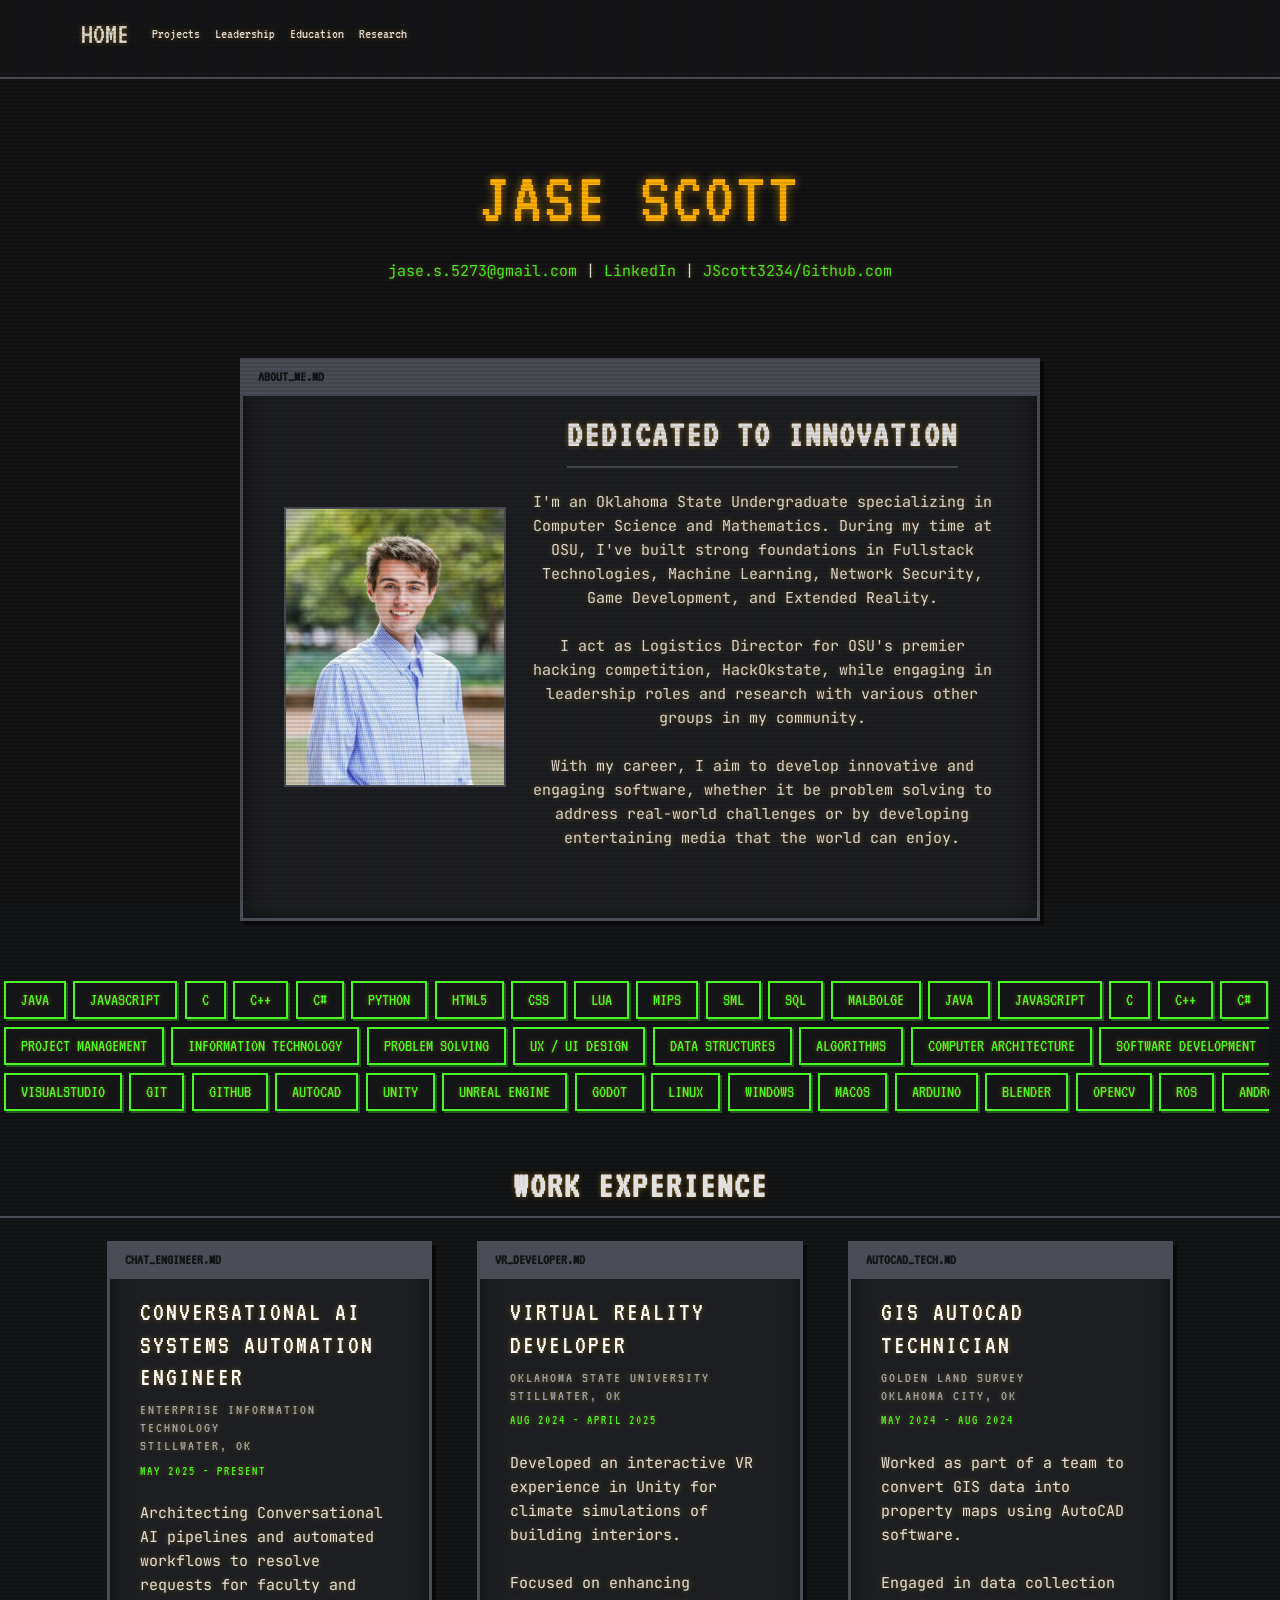
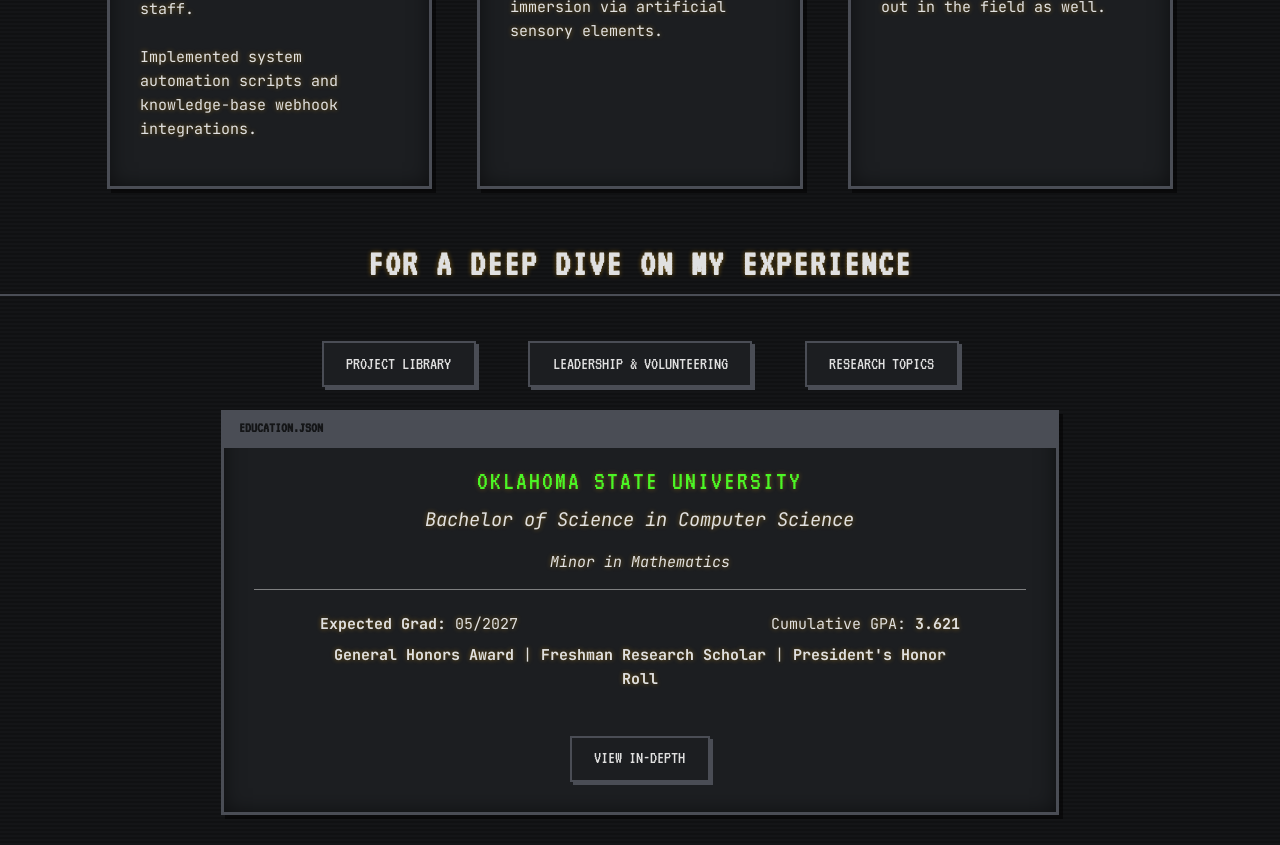
<file: index.html>
<!DOCTYPE html>
<html lang="en">

<head>
    <meta charset="utf-8" />
    <meta name="viewport" content="width=device-width, initial-scale=1.0" />
    <title>Jase Scott</title>
    <link href="https://cdn.jsdelivr.net/npm/bootstrap@5.3.3/dist/css/bootstrap.min.css" rel="stylesheet"
        integrity="sha384-QWTKZyjpPEjISv5WaRU9OFeRpok6YctnYmDr5pNlyT2bRjXh0JMhjY6hW+ALEwIH" crossorigin="anonymous">
    <link rel="stylesheet" href="./css/halcyon.css" asp-append-version="true" />
    <link rel="preconnect" href="https://fonts.googleapis.com">
    <link rel="preconnect" href="https://fonts.gstatic.com" crossorigin>
    <link href="https://fonts.googleapis.com/css2?family=JetBrains+Mono:wght@400;700&family=VT323&display=swap"
        rel="stylesheet">
</head>

<body>
    <div class="crt-overlay"></div>
    <header>
        <nav class="navbar navbar-expand-sm navbar-dark box-shadow pb-3 pt-2" style="background-color: var(--bg); border-bottom: 2px solid var(--border);">
            <div class="container">
                <a class="navbar-brand" href="../index.html" style="color: var(--mainText); font-family: 'VT323', monospace; font-size: 2rem; text-transform: uppercase;">Home</a>
            
                <button class="navbar-toggler" type="button" data-bs-toggle="collapse" data-bs-target="#navbarNav"
                    aria-controls="navbarNav" aria-expanded="false" aria-label="Toggle navigation">
                    <span class="navbar-toggler-icon"></span>
                </button>
            
                <div class="collapse navbar-collapse justify-content-between" id="navbarNav">
                    <ul class="navbar-nav flex-grow-1">
                        <li class="nav-item"><a class="nav-link" href="../pages/projects.html">Projects</a></li>
                        <li class="nav-item"><a class="nav-link" href="../pages/leadership.html">Leadership</a></li>
                        <li class="nav-item"><a class="nav-link" href="../pages/education.html">Education</a></li>
                        <li class="nav-item"><a class="nav-link" href="../pages/research.html">Research</a></li>
                    </ul>
                </div>
            </div>
        </nav>
    </header>
    <div class="container-fluid p-0 overflow-x-hidden">
        <main role="main" class="pb-0">

            <!-- Banner -->
            <div class="row banner justify-content-center">
                <h1>Jase Scott</h1>
                <div class="contactInfo">
                    <!-- TODO: What if I replaced these with SVG icons instead of text?-->
                    <p><a href="mailto:jase.s.5273@gmail.com" target="_blank">jase.s.5273@gmail.com</a> | <a
                            class="linklist" href="https://www.linkedin.com/in/jase-scott-a76980309/"
                            target="_blank">LinkedIn</a> | <a href="https://github.com/JScott3234"
                            target="_blank">JScott3234/Github.com</a> </p>
                </div>
            </div>

            <!-- Personal Message -->
            <div class="row personal justify-content-center">
                <div class="col-md-8 px-5 ">
                    <div class="row align-items-center personalContainer editor-container" data-tab="about_me.md">
                        <div class="col-md-4 mb-2">
                            <img src="./images/jase.png" alt="Portrait of Jase Scott"
                                class="personalImage img-fluid" />
                        </div>
                        <div class="col-md-8 text-center mb-4">
                            <h2><strong>Dedicated to Innovation</strong></h2>
                            <p>
                                <!--I love making stuff. Regardless of what Tech Stack, Tools, or Frameworks may be
                                required, I inherently enjoy the process of development because of what I can learn from
                                it and experience the satisfaction of the end result.-->
                                <!--I enjoy building software as a way to continuously learn, experiment, and grow as a developer. 
                                Regardless of what Tools and Frameworks are required in a project, I dedicate myself to growth, 
                                so that anything new to me is something I come to quickly understand and utlilize.-->

                                I'm an Oklahoma State Undergraduate specializing in Computer Science and Mathematics. During my time at OSU, I've built 
                                strong foundations in Fullstack Technologies, Machine Learning, Network Security, Game Development, and Extended Reality.
                                </br></br>
                                I act as Logistics Director for OSU's premier hacking competition, HackOkstate, 
                                while engaging in leadership roles and research with various other groups in my community.
                                <br /><br />
                                With my career, I aim to develop innovative and engaging
                                software, whether it be problem solving to address real-world challenges
                                or by developing entertaining media that the world can enjoy.
                            </p>
                        </div>
                    </div>
                </div>
            </div>

            <!-- Skills I want to DOM Pop it, but I also don't know how taxing it would be on the load time-->
            <div class="row skills">

                <div class="languagesTicker">
                    <span class="tickerItem">Java</span>
                    <span class="tickerItem">JavaScript</span>
                    <span class="tickerItem">C</span>
                    <span class="tickerItem">C++</span>
                    <span class="tickerItem">C#</span>
                    <span class="tickerItem">Python</span>
                    <span class="tickerItem">HTML5</span>
                    <span class="tickerItem">CSS</span>
                    <span class="tickerItem">Lua</span>
                    <span class="tickerItem">MIPS</span>
                    <span class="tickerItem">SML</span>
                    <span class="tickerItem">SQL</span>
                    <span class="tickerItem">Malbolge</span>
                    <span class="tickerItem">Java</span>
                    <span class="tickerItem">JavaScript</span>
                    <span class="tickerItem">C</span>
                    <span class="tickerItem">C++</span>
                    <span class="tickerItem">C#</span>
                    <span class="tickerItem">Python</span>
                    <span class="tickerItem">HTML5</span>
                    <span class="tickerItem">CSS</span>
                    <span class="tickerItem">Haskell</span>
                    <span class="tickerItem">Erlang</span>
                    <span class="tickerItem">SML</span>
                    <span class="tickerItem">SQL</span>
                    <span class="tickerItem">Java</span>
                    <span class="tickerItem">OCAML</span>
                    <span class="tickerItem">C</span>
                    <span class="tickerItem">C++</span>
                    <span class="tickerItem">C#</span>
                    <span class="tickerItem">Python</span>
                    <span class="tickerItem">HTML5</span>
                    <span class="tickerItem">CSS</span>
                    <span class="tickerItem">Lua</span>
                    <span class="tickerItem">MIPS</span>
                    <span class="tickerItem">SML</span>
                    <span class="tickerItem">SQL</span>
                    <span class="tickerItem">Java</span>
                    <span class="tickerItem">JavaScript</span>
                    <span class="tickerItem">C</span>
                    <span class="tickerItem">C++</span>
                    <span class="tickerItem">C#</span>
                    <span class="tickerItem">Python</span>
                    <span class="tickerItem">HTML5</span>
                    <span class="tickerItem">CSS</span>
                    <span class="tickerItem">Lua</span>
                    <span class="tickerItem">MIPS</span>
                    <span class="tickerItem">SML</span>
                    <span class="tickerItem">SQL</span>
                    <span class="tickerItem">Erlang</span>
                    <span class="tickerItem">CSS</span>
                    <span class="tickerItem">Lua</span>
                    <span class="tickerItem">MIPS</span>
                    <span class="tickerItem">SML</span>
                    <span class="tickerItem">SQL</span>
                    <span class="tickerItem">Erlang</span>
                </div>

                <div class="skillsTicker">
                    <span class="tickerItem">Project Management</span>
                    <span class="tickerItem">Information Technology</span>
                    <span class="tickerItem">Problem Solving</span>
                    <span class="tickerItem">UX / UI Design</span>
                    <span class="tickerItem">Data Structures</span>
                    <span class="tickerItem">Algorithms</span>
                    <span class="tickerItem">Computer Architecture</span>
                    <span class="tickerItem">Software Development</span>
                    <span class="tickerItem">Game Development</span>
                    <span class="tickerItem">Documentation</span>
                    <span class="tickerItem">Debugging</span>
                    <span class="tickerItem">Prototyping</span>
                    <span class="tickerItem">Agile</span>
                    <span class="tickerItem">Project Management</span>
                    <span class="tickerItem">Information Technology</span>
                    <span class="tickerItem">Problem Solving</span>
                    <span class="tickerItem">UX / UI Design</span>
                    <span class="tickerItem">Data Structures</span>
                    <span class="tickerItem">Algorithms</span>
                    <span class="tickerItem">Computer Architecture</span>
                    <span class="tickerItem">Software Development</span>
                    <span class="tickerItem">Game Development</span>
                    <span class="tickerItem">Documentation</span>
                    <span class="tickerItem">Debugging</span>
                    <span class="tickerItem">Prototyping</span>
                    <span class="tickerItem">Agile</span>

                </div>

                <div class="toolsTicker">
                    <span class="tickerItem">VisualStudio</span>
                    <span class="tickerItem">Git</span>
                    <span class="tickerItem">Github</span>
                    <span class="tickerItem">AutoCAD</span>
                    <span class="tickerItem">Unity</span>
                    <span class="tickerItem">Unreal Engine</span>
                    <span class="tickerItem">Godot</span>
                    <span class="tickerItem">Linux</span>
                    <span class="tickerItem">Windows</span>
                    <span class="tickerItem">MacOS</span>
                    <span class="tickerItem">Arduino</span>
                    <span class="tickerItem">Blender</span>
                    <span class="tickerItem">OpenCV</span>
                    <span class="tickerItem">ROS</span>
                    <span class="tickerItem">Android</span>
                    <span class="tickerItem">Extended Reality</span>
                    <span class="tickerItem">SQL Server Management Studio</span>
                    <span class="tickerItem">Matlab</span>
                    <span class="tickerItem">.NET</span>
                    <span class="tickerItem">VisualStudio</span>
                    <span class="tickerItem">Git</span>
                    <span class="tickerItem">Github</span>
                    <span class="tickerItem">AutoCAD</span>
                    <span class="tickerItem">Unity</span>
                    <span class="tickerItem">Unreal Engine</span>
                    <span class="tickerItem">Godot</span>
                    <span class="tickerItem">Linux</span>
                    <span class="tickerItem">Windows</span>
                    <span class="tickerItem">MacOS</span>
                    <span class="tickerItem">Arduino</span>
                    <span class="tickerItem">Blender</span>
                    <span class="tickerItem">OpenCV</span>
                    <span class="tickerItem">ROS</span>
                    <span class="tickerItem">Android</span>
                    <span class="tickerItem">Extended Reality</span>
                    <span class="tickerItem">SQL Server Management Studio</span>
                    <span class="tickerItem">Matlab</span>
                    <span class="tickerItem">.NET</span>
                </div>
            </div>

            <!-- Work Experience -->
            <div class="row work justify-content-center mt-3 align">
                <h2 class="text-center"><strong>Work Experience</strong></h2>

                <div class="col-10 col-md-3 workCard editor-container" data-tab="chat_engineer.md">
                    <h3 class="text-light">Conversational AI</br>Systems Automation Engineer</h3>
                    <h4>Enterprise Information Technology </br> Stillwater, OK</h4>
                    <h5>May 2025 - Present</h5>
                    <p>Architecting Conversational AI pipelines and automated workflows to resolve requests for faculty and staff. </br></br>
                        Implemented system automation scripts and knowledge-base webhook integrations.
                    </p>
                </div>

                <div class="col-10 col-md-3 workCard editor-container mx-5" data-tab="vr_developer.md">
                    <h3 class="text-light">Virtual Reality Developer</h3>
                    <h4>Oklahoma State University </br> Stillwater, OK</h4>
                    <h5>Aug 2024 - April 2025</h5>
                    <p>Developed an interactive VR experience in Unity for climate simulations of building interiors. </br></br>
                        Focused on enhancing immersion via artificial sensory elements.</p>
                </div>

                <div class="col-10 col-md-3 workCard editor-container" data-tab="autocad_tech.md">
                    <h3 class="text-light">GIS AutoCAD Technician</h3>
                    <h4>Golden Land Survey </br> Oklahoma City, OK</h4>
                    <h5>May 2024 - Aug 2024</h5>
                    <p>Worked as part of a team to convert GIS data into property maps using AutoCAD software. </br></br>
                        Engaged in data collection out in the field as well.
                    </p>
                </div>
            </div>

            <!-- Navigation Buttons -->
            <div class="row justify-content-center align-items-center buttonMenu text-center">
                <h2 class="text-center mt-4 mb-5"><strong>For a Deep Dive on My Experience</strong></h2>
                <div class="col-12 col-md-auto mx-md-3 mb-2">
                    <a href="pages/projects.html"><button class="btn-dark">Project Library</button></a>
                </div>
                <div class="col-12 col-md-auto mx-md-3 mb-2">
                    <a href="pages/leadership.html"><button class="btn-dark">Leadership & Volunteering</button></a>
                </div>
                <div class="col-12 col-md-auto mx-md-3 mb-2">
                    <a href="pages/research.html"><button class="btn-dark">Research Topics</button></a>
                </div>
            </div>

            <!-- Education -->
            <div class="container-fluid education justify-content-center align-items-center text-center mt-3">
                <div class="col-md-8 mt-3 mx-auto">
                    <div class="collegeContainer editor-container" data-tab="education.json">
                        <h3 class="mb-2">Oklahoma State University</h3>
                        <p class="fs-5"><em>Bachelor of Science in Computer Science</em></p>
                        <p class="fs-7 mb-3"><em>Minor in Mathematics</em></p>

                        <hr class="hr opacity-50" />

                        <div class="row text-start justify-content-center fs-6 mt-4">
                            <div class="col-sm-5 mb-2 text-start">
                                <strong>Expected Grad:</strong> 05/2027
                            </div>
                            <div class="col-sm-5 mb-2 text-end">
                                Cumulative GPA: <b>3.621</b>
                            </div>
                            <div class="col-sm-10 mb-3 text-center">
                                <p><b>General Honors Award</b> | <b>Freshman Research Scholar</b> | <b>President's Honor Roll</b></p>
                            </div>
                        </div>
                        <a href="pages/education.html" class="d-inline-block mt-3">
                            <button class="btn-dark m-0">View In-Depth</button>
                        </a>
                    </div>
                </div>
            </div>
        </main>
    </div>

    <script src="https://code.jquery.com/jquery-3.7.1.min.js"
        integrity="sha256-/JqT3SQfawRcv/BIHPThkBvs0OEvtFFmqPF/lYI/Cxo=" crossorigin="anonymous"></script>
    <script src="https://cdn.jsdelivr.net/npm/bootstrap@5.3.3/dist/js/bootstrap.bundle.min.js"
        integrity="sha384-YvpcrYf0tY3lHB60NNkmXc5s9fDVZLESaAA55NDzOxhy9GkcIdslK1eN7N6jIeHz" crossorigin="anonymous"></script>
</body>

</html>
</file>
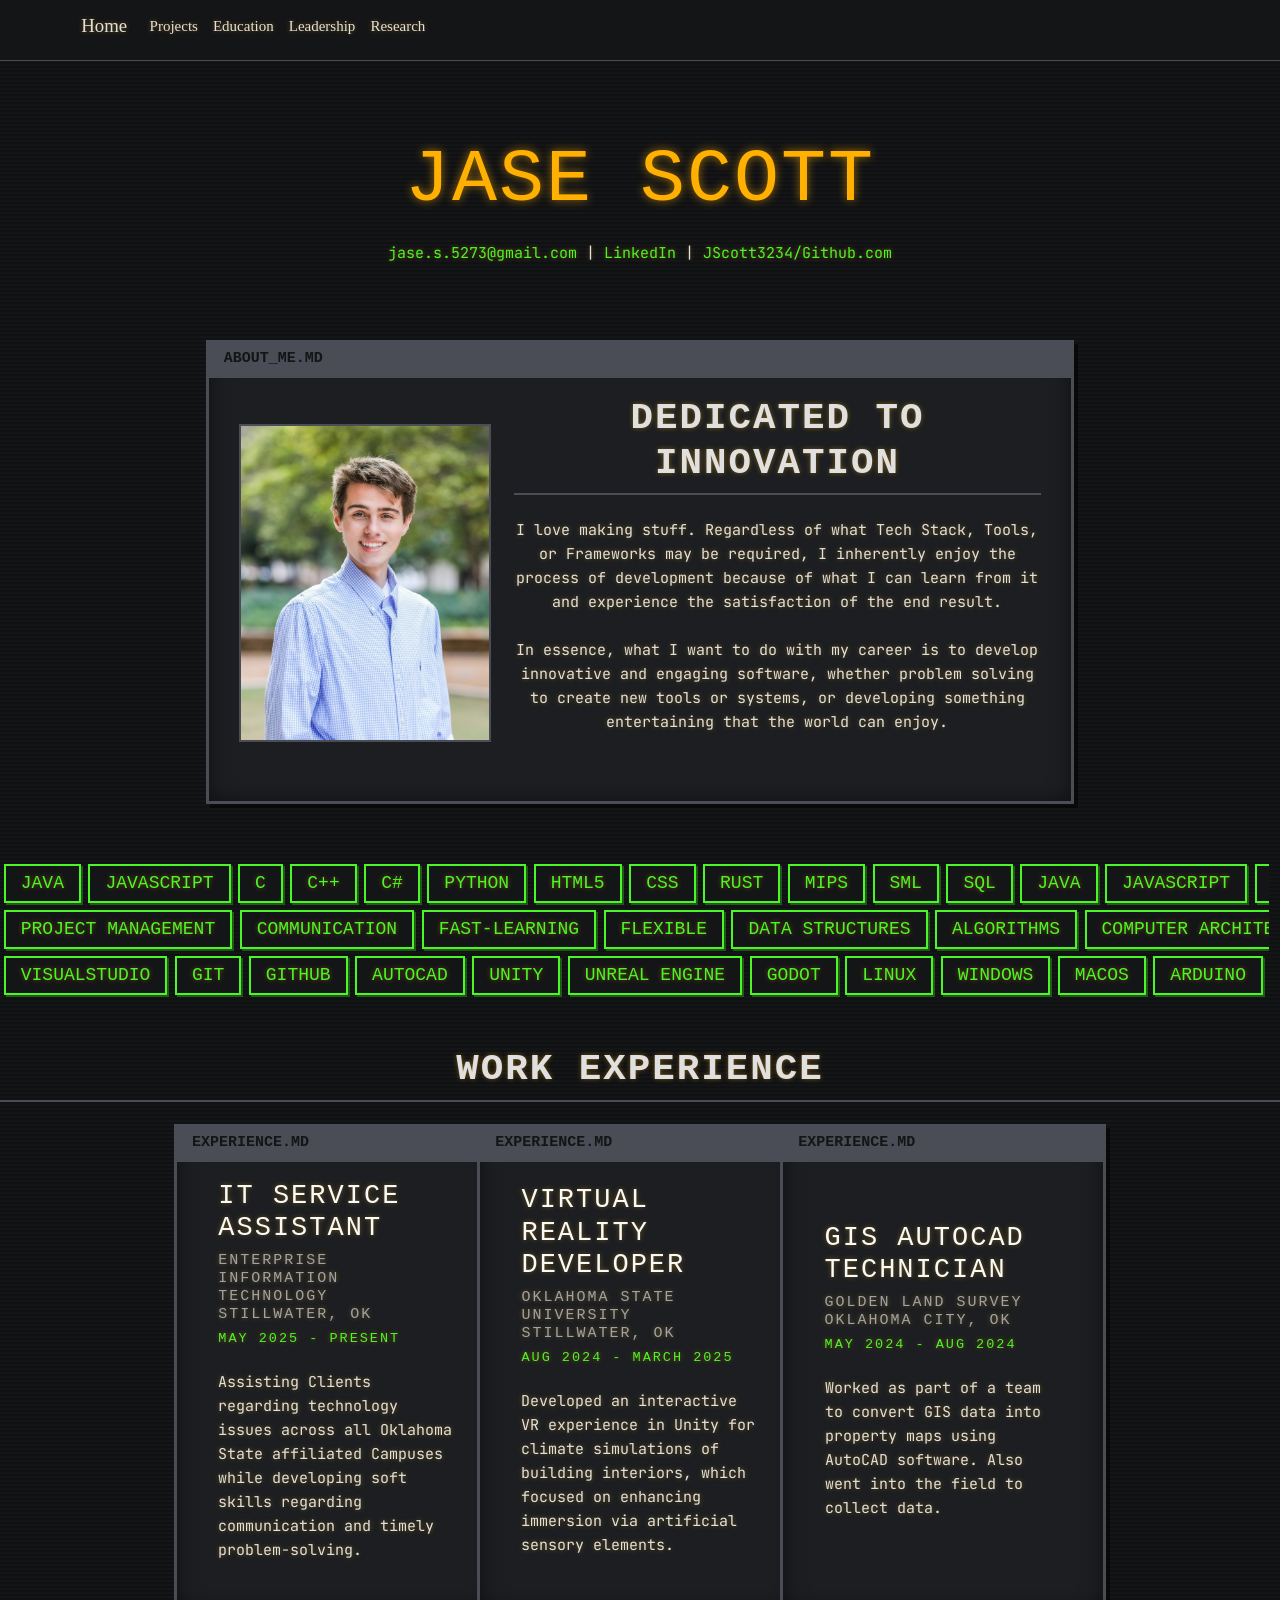
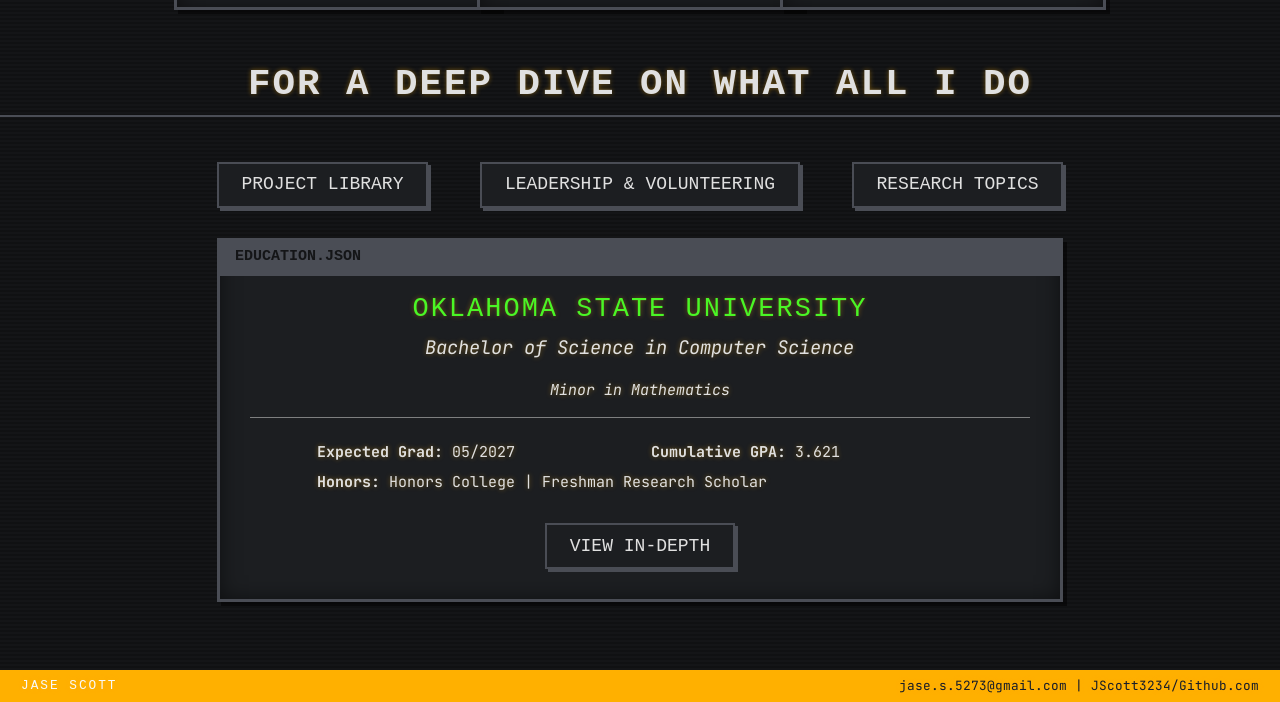
<file: pages/index.html>
<!DOCTYPE html>
<html lang="en">

<head>
    <meta charset="utf-8" />
    <meta name="viewport" content="width=device-width, initial-scale=1.0" />
    <title>Jase Scott</title>
    <link href="https://cdn.jsdelivr.net/npm/bootstrap@5.3.3/dist/css/bootstrap.min.css" rel="stylesheet"
        integrity="sha384-QWTKZyjpPEjISv5WaRU9OFeRpok6YctnYmDr5pNlyT2bRjXh0JMhjY6hW+ALEwIH" crossorigin="anonymous">
    <link rel="stylesheet" href="../css/halcyon.css" asp-append-version="true" />
    <link rel="preconnect" href="https://fonts.googleapis.com">
    <link rel="preconnect" href="https://fonts.gstatic.com" crossorigin>
    <link href="https://fonts.googleapis.com/css2?family=Montserrat:ital,wght@0,100..900;1,100..900&display=swap"
        rel="stylesheet">
</head>

<body>
    <header>
        <nav class="navbar navbar-expand-sm navbar-toggleable-sm navbar-dark box-shadow pb-3 pt-2"
            style="background-color: #162957;">
            <div class="container">
                <a class="navbar-brand" href="index.html" style="color: mintcream;">Home</a>
                <button class="navbar-toggler" type="button" data-bs-toggle="collapse" data-bs-target=".navbar-collapse"
                    aria-controls="navbarSupportedContent" aria-expanded="false" aria-label="Toggle navigation">
                    <span class="navbar-toggler-icon"></span>
                </button>
                <div class="navbar-collapse collapse d-sm-inline-flex justify-content-between">
                    <ul class="navbar-nav flex-grow-1">
                        <li class="nav-item">
                            <a class="nav-link" href="projects.html">Projects</a>
                        </li>
                        <li class="nav-item">
                            <a class="nav-link" href="education.html">Education</a>
                        </li>
                        <li class="nav-item">
                            <a class="nav-link" href="leadership.html">Leadership</a>
                        </li>
                        <li class="nav-item">
                            <a class="nav-link" href="research.html">Research</a>
                        </li>
                    </ul>
                </div>
            </div>
        </nav>
    </header>
    <div class="container-fluid p-0 overflow-x-hidden">
        <main role="main" class="pb-0">

            <!-- Banner -->
            <div class="row banner justify-content-center">
                <h1>Jase Scott</h1>
                <div class="contactInfo">
                    <!-- TODO: What if I replaced these with SVG icons instead of text?-->
                    <p><a href="mailto:jase.s.5273@gmail.com" target="_blank">jase.s.5273@gmail.com</a> | <a
                            class="linklist" href="https://www.linkedin.com/in/jase-scott-a76980309/"
                            target="_blank">LinkedIn</a> | <a href="https://github.com/JScott3234"
                            target="_blank">JScott3234/Github.com</a> </p>
                </div>
            </div>

            <!-- Personal Message -->
            <div class="row personal justify-content-center">
                <div class="col-md-8 personalContainer editor-container" data-tab="about_me.md">
                    <div class="row align-items-center">
                        <div class="col-md-4">
                            <img src="../images/The_Jase.JPG" alt="Portrait of Jase Scott"
                                class="personalImage img-fluid" />
                        </div>
                        <div class="col-md-8 text-center mb-4">
                            <h2><strong>Dedicated to Innovation</strong></h2>
                            <p>
                                I love making stuff. Regardless of what Tech Stack, Tools, or Frameworks may be
                                required, I inherently enjoy the process of development because of what I can learn from
                                it and experience the satisfaction of the end result.
                                <br />
                                <br />
                                In essence, what I want to do with my career is to develop innovative and engaging
                                software, whether problem solving to create new tools or systems, or developing
                                something
                                entertaining that the world can enjoy.
                            </p>
                        </div>
                    </div>
                </div>
            </div>

            <!-- Skills -->
            <div class="row skills">

                <div class="languagesTicker">
                    <span class="tickerItem">Java</span>
                    <span class="tickerItem">JavaScript</span>
                    <span class="tickerItem">C</span>
                    <span class="tickerItem">C++</span>
                    <span class="tickerItem">C#</span>
                    <span class="tickerItem">Python</span>
                    <span class="tickerItem">HTML5</span>
                    <span class="tickerItem">CSS</span>
                    <span class="tickerItem">Rust</span>
                    <span class="tickerItem">MIPS</span>
                    <span class="tickerItem">SML</span>
                    <span class="tickerItem">SQL</span>
                    <span class="tickerItem">Java</span>
                    <span class="tickerItem">JavaScript</span>
                    <span class="tickerItem">C</span>
                    <span class="tickerItem">C++</span>
                    <span class="tickerItem">C#</span>
                    <span class="tickerItem">Python</span>
                    <span class="tickerItem">HTML5</span>
                    <span class="tickerItem">CSS</span>
                    <span class="tickerItem">Rust</span>
                    <span class="tickerItem">MIPS</span>
                    <span class="tickerItem">SML</span>
                    <span class="tickerItem">SQL</span>
                    <span class="tickerItem">Java</span>
                    <span class="tickerItem">JavaScript</span>
                    <span class="tickerItem">C</span>
                    <span class="tickerItem">C++</span>
                    <span class="tickerItem">C#</span>
                    <span class="tickerItem">Python</span>
                    <span class="tickerItem">HTML5</span>
                    <span class="tickerItem">CSS</span>
                    <span class="tickerItem">Rust</span>
                    <span class="tickerItem">MIPS</span>
                    <span class="tickerItem">SML</span>
                    <span class="tickerItem">SQL</span>
                    <span class="tickerItem">Java</span>
                    <span class="tickerItem">JavaScript</span>
                    <span class="tickerItem">C</span>
                    <span class="tickerItem">C++</span>
                    <span class="tickerItem">C#</span>
                    <span class="tickerItem">Python</span>
                    <span class="tickerItem">HTML5</span>
                    <span class="tickerItem">CSS</span>
                    <span class="tickerItem">Rust</span>
                    <span class="tickerItem">MIPS</span>
                    <span class="tickerItem">SML</span>
                    <span class="tickerItem">SQL</span>
                </div>

                <div class="skillsTicker">
                    <span class="tickerItem">Project Management</span>
                    <span class="tickerItem">Communication</span>
                    <span class="tickerItem">Fast-Learning</span>
                    <span class="tickerItem">Flexible</span>
                    <span class="tickerItem">Data Structures</span>
                    <span class="tickerItem">Algorithms</span>
                    <span class="tickerItem">Computer Architecture</span>
                    <span class="tickerItem">Software Development</span>
                    <span class="tickerItem">Game Development</span>
                    <span class="tickerItem">Documentation</span>
                    <span class="tickerItem">Debugging</span>
                    <span class="tickerItem">Prototyping</span>
                    <span class="tickerItem">SDLC(AGILE)</span>
                    <span class="tickerItem">Project Management</span>
                    <span class="tickerItem">Communication</span>
                    <span class="tickerItem">Fast-Learning</span>
                    <span class="tickerItem">Flexible</span>
                    <span class="tickerItem">Data Structures</span>
                    <span class="tickerItem">Algorithms</span>
                    <span class="tickerItem">Computer Architecture</span>
                    <span class="tickerItem">Software Development</span>
                    <span class="tickerItem">Game Development</span>
                    <span class="tickerItem">Documentation</span>
                    <span class="tickerItem">Debugging</span>
                    <span class="tickerItem">Prototyping</span>
                    <span class="tickerItem">SDLC(AGILE)</span>

                </div>

                <div class="toolsTicker">
                    <span class="tickerItem">VisualStudio</span>
                    <span class="tickerItem">Git</span>
                    <span class="tickerItem">Github</span>
                    <span class="tickerItem">AutoCAD</span>
                    <span class="tickerItem">Unity</span>
                    <span class="tickerItem">Unreal Engine</span>
                    <span class="tickerItem">Godot</span>
                    <span class="tickerItem">Linux</span>
                    <span class="tickerItem">Windows</span>
                    <span class="tickerItem">MacOS</span>
                    <span class="tickerItem">Arduino</span>
                    <span class="tickerItem">Blender</span>
                    <span class="tickerItem">OpenCV</span>
                    <span class="tickerItem">ROS</span>
                    <span class="tickerItem">Android</span>
                    <span class="tickerItem">Virtual Reality</span>
                    <span class="tickerItem">Augmented Reality</span>
                    <span class="tickerItem">SQL Server Management Studio</span>
                    <span class="tickerItem">Matlab</span>
                    <span class="tickerItem">.NET</span>
                    <span class="tickerItem">VisualStudio</span>
                    <span class="tickerItem">Git</span>
                    <span class="tickerItem">Github</span>
                    <span class="tickerItem">AutoCAD</span>
                    <span class="tickerItem">Unity</span>
                    <span class="tickerItem">Unreal Engine</span>
                    <span class="tickerItem">Godot</span>
                    <span class="tickerItem">Linux</span>
                    <span class="tickerItem">Windows</span>
                    <span class="tickerItem">MacOS</span>
                    <span class="tickerItem">Arduino</span>
                    <span class="tickerItem">Blender</span>
                    <span class="tickerItem">OpenCV</span>
                    <span class="tickerItem">ROS</span>
                    <span class="tickerItem">Android</span>
                    <span class="tickerItem">Virtual Reality</span>
                    <span class="tickerItem">Augmented Reality</span>
                    <span class="tickerItem">SQL Server Management Studio</span>
                    <span class="tickerItem">Matlab</span>
                    <span class="tickerItem">.NET</span>
                </div>
            </div>

            <!-- Work Experience -->
            <div class="row work justify-content-center mt-3 align">
                <h2 class="text-center"><strong>Work Experience</strong></h2>

                <div class="row justify-content-center col-md-3 workCard editor-container" data-tab="experience.md">
                    <h3 class="text-light">IT Service Assistant</h3>
                    <h4>Enterprise Information Technology </br> Stillwater, OK</h4>
                    <h5>May 2025 - Present</h5>
                    <p>Assisting Clients regarding technology issues across all Oklahoma State affiliated Campuses while
                        developing
                        soft skills regarding communication and timely problem-solving.</p>
                </div>

                <div class="row justify-content-center col-md-3 workCard editor-container" data-tab="experience.md">
                    <h3 class="text-light">Virtual Reality Developer</h3>
                    <h4>Oklahoma State University </br> Stillwater, OK</h4>
                    <h5>Aug 2024 - March 2025</h5>
                    <p>Developed an interactive VR experience in Unity for climate simulations of building interiors,
                        which focused
                        on enhancing immersion via artificial sensory elements.</p>
                </div>

                <div class="row justify-content-center col-md-3 workCard editor-container" data-tab="experience.md">
                    <h3 class="text-light">GIS AutoCAD Technician</h3>
                    <h4>Golden Land Survey </br> Oklahoma City, OK</h4>
                    <h5>May 2024 - Aug 2024</h5>
                    <p>Worked as part of a team to convert GIS data into property maps using AutoCAD software. Also went
                        into the
                        field to collect data.</p>
                </div>
            </div>

            <!-- Navigation Buttons -->
            <div class="row justify-content-center align-items-center buttonMenu text-center">
                <h2 class="text-center mt-4 mb-5"><strong>For a Deep Dive on What All I Do</strong></h2>
                <div class="col-12 col-md-auto mx-md-3">
                    <a href="projects.html"><button class="btn-dark">Project Library</button></a>
                </div>
                <div class="col-12 col-md-auto mx-md-3">
                    <a href="leadership.html"><button class="btn-dark">Leadership & Volunteering</button></a>
                </div>
                <div class="col-12 col-md-auto mx-md-3">
                    <a href="research.html"><button class="btn-dark">Research Topics</button></a>
                </div>
            </div>

            <!-- Incorporating all this in the leadership page
            <div class="row work justify-content-center">
                <h2><strong>Volunteering and Leadership</strong></h2>   

                <div class="col-sm-3 workCard">
                    <h3><a href="https://www.hackokstate.com/">HackOkstate</a></h3>
                    <h4>Logistics and Catering Director</h4>
                    <h5>Sept 2025 - Present</h5>
                    <p>Assisted in the preparation and hosting of an MLH sponsored Hackathon at Oklahoma State, and
                        contiuning to
                        assist in preparation for the next!</p>
                </div>

                <div class="col-sm-3 workCard">
                    <h3><a href="https://okstateacm.github.io/">Associates in Computing Machinery</a></h3>
                    <h4>Secretary</h4>
                    <h5>Aug 2025 - Present</h5>
                    <p>Acting as a networking entity/liason between multiple techonology-oriented
                        clubs.</p>
                </div>

                <div class="col-sm-3 workCard">
                    <h3><a href="https://osuvgdc.com/">Video Game Development Club</a></h3>
                    <h4>Vice President</h4>
                    <h5>April 2025 - Present</h5>
                    <p>
                        Organizing workshops to teach students how to make games,
                        brainstorming with the other leaders on event ideas,
                        and networking with other clubs for co-op events.
                    </p>
                </div>
            </div>

            <hr /> -->



            <!-- Education -->
            <div class="row education justify-content-center text-center mt-3">
                <div class="col-md-8 mt-3">
                    <div class="collegeContainer editor-container" data-tab="education.json">
                        <h3 class="mb-2">Oklahoma State University</h3>
                        <p class="fs-5"><em>Bachelor of Science in Computer Science</em></p>
                        <p class="fs-7 mb-3"><em>Minor in Mathematics</em></p>

                        <hr class="hr opacity-50" />

                        <div class="row text-start justify-content-center fs-6 mt-4">
                            <div class="col-sm-5 mb-2">
                                <strong>Expected Grad:</strong> 05/2027
                            </div>
                            <div class="col-sm-5 mb-2">
                                <strong>Cumulative GPA:</strong> 3.621
                            </div>
                            <div class="col-sm-10 mb-3">
                                <strong>Honors:</strong> Honors College | Freshman Research Scholar
                            </div>
                        </div>

                        <a href="education.html" class="d-inline-block mt-3">
                            <button class="btn-dark m-0">View In-Depth</button>
                        </a>
                    </div>
                </div>
            </div>
        </main>
    </div>

    <!-- Footer -->
    <footer class="footer">
        <h3 class="text-light">Jase Scott</h3>
        <p class="contactInfo"><a href="mailto:jase.s.5273@gmail.com" target="_blank">jase.s.5273@gmail.com</a> | <a
                href="https://github.com/JScott3234" target="_blank">JScott3234/Github.com</a></p>

    </footer>

    <script src="https://code.jquery.com/jquery-3.7.1.min.js"
        integrity="sha256-/JqT3SQfawRcv/BIHPThkBvs0OEvtFFmqPF/lYI/Cxo=" crossorigin="anonymous"></script>
    <!--<script src="https://cdn.jsdelivr.net/npm/bootstrap@5.3.3/dist/js/bootstrap.bundle.min.js"
        integrity="sha384-YvpcrYf0tY3lHB60NNkmxc5s9fDVZLESaAA55NDzOxhy9GkcIdslK1eN7N6jIeHz"
        crossorigin="anonymous"></script>
    <script src="./js/site.js" asp-append-version="true"></script>-->
</body>

</html>
</file>
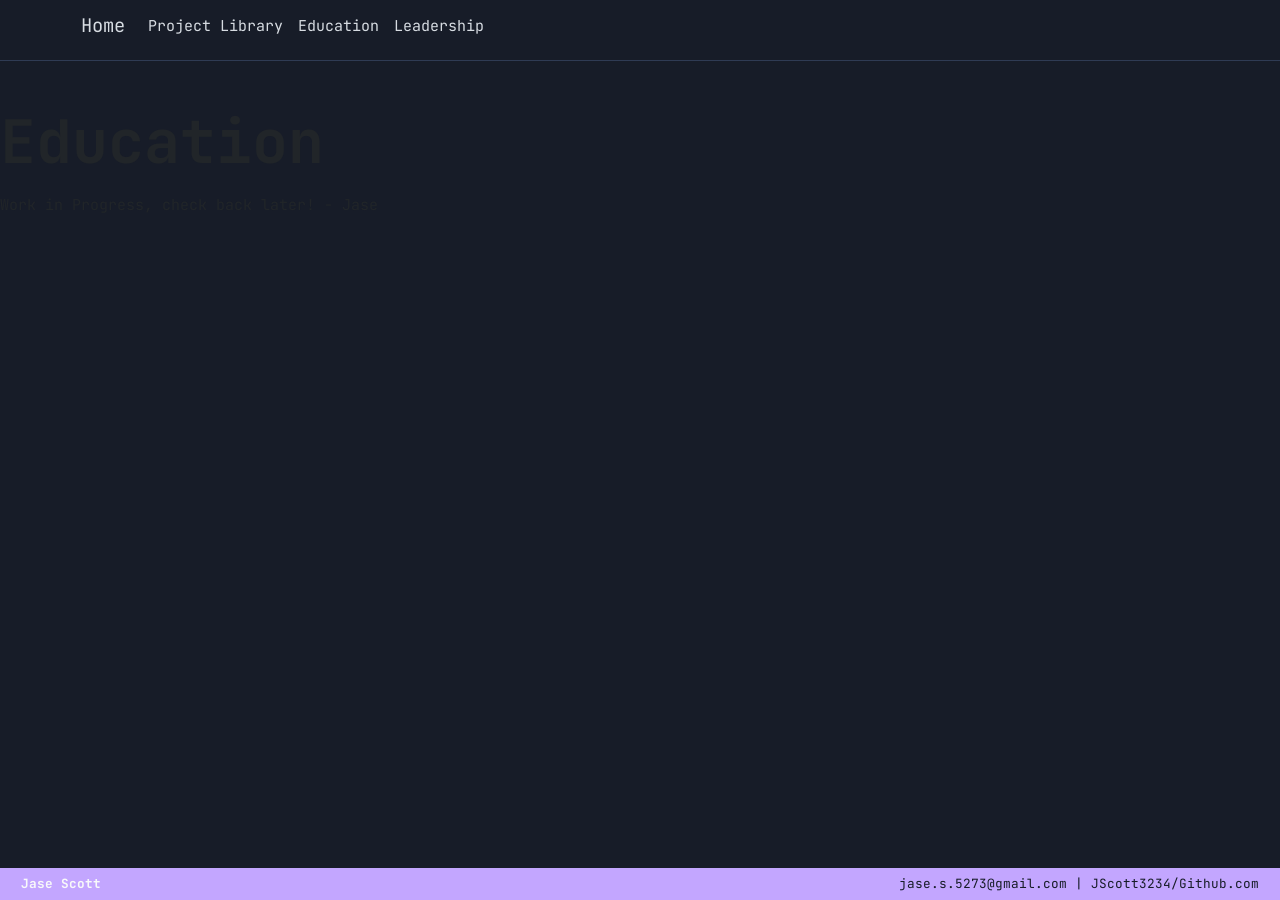
<file: education.html>
<!DOCTYPE html>
<html lang="en">

<head>
    <meta charset="utf-8" />
    <meta name="viewport" content="width=device-width, initial-scale=1.0" />
    <title>Education | Jase Scott</title>
    <link href="https://cdn.jsdelivr.net/npm/bootstrap@5.3.3/dist/css/bootstrap.min.css" rel="stylesheet"
        integrity="sha384-QWTKZyjpPEjISv5WaRU9OFeRpok6YctnYmDr5pNlyT2bRjXh0JMhjY6hW+ALEwIH" crossorigin="anonymous">
    <link rel="stylesheet" href="./site.css" asp-append-version="true" />
    <link rel="preconnect" href="https://fonts.googleapis.com">
    <link rel="preconnect" href="https://fonts.gstatic.com" crossorigin>
    <link href="https://fonts.googleapis.com/css2?family=Montserrat:ital,wght@0,100..900;1,100..900&display=swap"
        rel="stylesheet">
</head>

<body>
    <header>
        <nav class="navbar navbar-expand-sm navbar-toggleable-sm navbar-dark box-shadow pb-3 pt-2"
            style="background-color: #162957;">
            <div class="container">
                <a class="navbar-brand" href="index.html" style="color: mintcream;">Home</a>
                <button class="navbar-toggler" type="button" data-bs-toggle="collapse" data-bs-target=".navbar-collapse"
                    aria-controls="navbarSupportedContent" aria-expanded="false" aria-label="Toggle navigation">
                    <span class="navbar-toggler-icon"></span>
                </button>
                <div class="navbar-collapse collapse d-sm-inline-flex justify-content-between">
                    <ul class="navbar-nav flex-grow-1">
                        <li class="nav-item">
                            <a class="nav-link" href="projects.html">Project Library</a>
                        </li>
                        <li class="nav-item">
                            <a class="nav-link" href="education.html">Education</a>
                        </li>
                        <li class="nav-item">
                            <a class="nav-link" href="leadership.html">Leadership</a>
                        </li>
                    </ul>
                </div>
            </div>
        </nav>
    </header>
    <div class="container-fluid p-0 overflow-x-hidden">
        <main role="main" class="pb-0">

            <div class="row">
                <h1 class="text-dark">Education</h1>
                <p class="text-dark">Work in Progress, check back later! - Jase</p>
            </div>
        </main>
    </div>


    <footer class="footer">
        <h3 class="text-light">Jase Scott</h3>
        <p class="contactInfo"><a href="mailto:jase.s.5273@gmail.com" target="_blank">jase.s.5273@gmail.com</a> | <a
                href="https://github.com/JScott3234" target="_blank">JScott3234/Github.com</a></p>

    </footer>
</body>

</html>
</file>
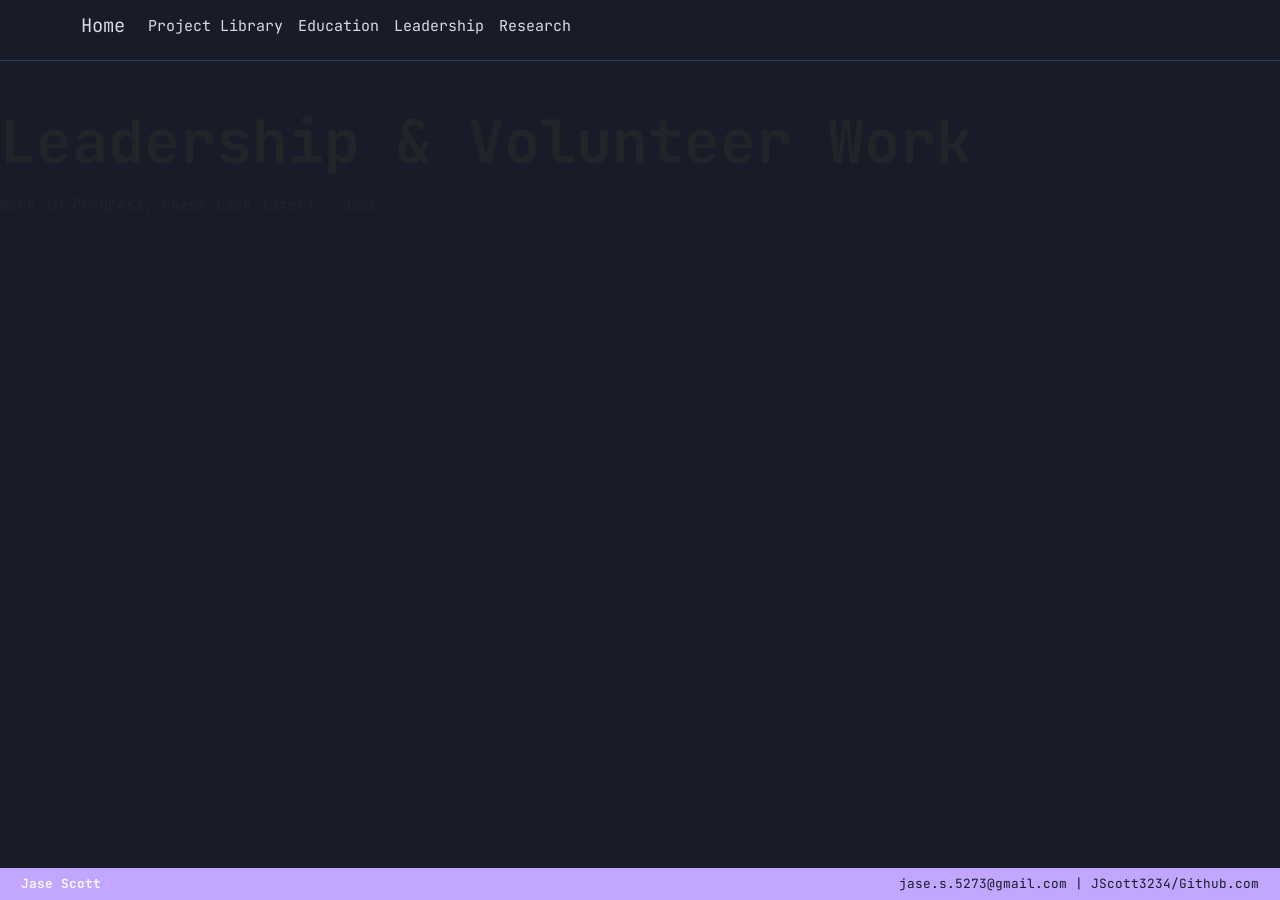
<file: leadership.html>
<!DOCTYPE html>
<html lang="en">

<head>
    <meta charset="utf-8" />
    <meta name="viewport" content="width=device-width, initial-scale=1.0" />
    <title>Leadership | Jase Scott</title>
    <link href="https://cdn.jsdelivr.net/npm/bootstrap@5.3.3/dist/css/bootstrap.min.css" rel="stylesheet"
        integrity="sha384-QWTKZyjpPEjISv5WaRU9OFeRpok6YctnYmDr5pNlyT2bRjXh0JMhjY6hW+ALEwIH" crossorigin="anonymous">
    <link rel="stylesheet" href="./site.css" asp-append-version="true" />
    <link rel="preconnect" href="https://fonts.googleapis.com">
    <link rel="preconnect" href="https://fonts.gstatic.com" crossorigin>
    <link href="https://fonts.googleapis.com/css2?family=Montserrat:ital,wght@0,100..900;1,100..900&display=swap"
        rel="stylesheet">
</head>

<body>
    <header>
        <nav class="navbar navbar-expand-sm navbar-toggleable-sm navbar-dark box-shadow pb-3 pt-2"
            style="background-color: #162957;">
            <div class="container">
                <a class="navbar-brand" href="index.html" style="color: mintcream;">Home</a>
                <button class="navbar-toggler" type="button" data-bs-toggle="collapse" data-bs-target=".navbar-collapse"
                    aria-controls="navbarSupportedContent" aria-expanded="false" aria-label="Toggle navigation">
                    <span class="navbar-toggler-icon"></span>
                </button>
                <div class="navbar-collapse collapse d-sm-inline-flex justify-content-between">
                    <ul class="navbar-nav flex-grow-1">
                        <li class="nav-item">
                            <a class="nav-link" href="projects.html">Project Library</a>
                        </li>
                        <li class="nav-item">
                            <a class="nav-link" href="education.html">Education</a>
                        </li>
                        <li class="nav-item">
                            <a class="nav-link" href="leadership.html">Leadership</a>
                        </li>
                        <li class="nav-item">
                            <a class="nav-link" href="research.html">Research</a>
                        </li>
                    </ul>
                </div>
            </div>
        </nav>
    </header>
    <div class="container-fluid p-0 overflow-x-hidden">
        <main role="main" class="pb-0">

            <div class="row">
                <h1 class="text-dark">Leadership & Volunteer Work</h1>
                <p class="text-dark">Work in Progress, check back later! - Jase</p>
            </div>
        </main>
    </div>

    <footer class="footer">
        <h3 class="text-light">Jase Scott</h3>
        <p class="contactInfo"><a href="mailto:jase.s.5273@gmail.com" target="_blank">jase.s.5273@gmail.com</a> | <a
                href="https://github.com/JScott3234" target="_blank">JScott3234/Github.com</a></p>

    </footer>
</body>

</html>
</file>
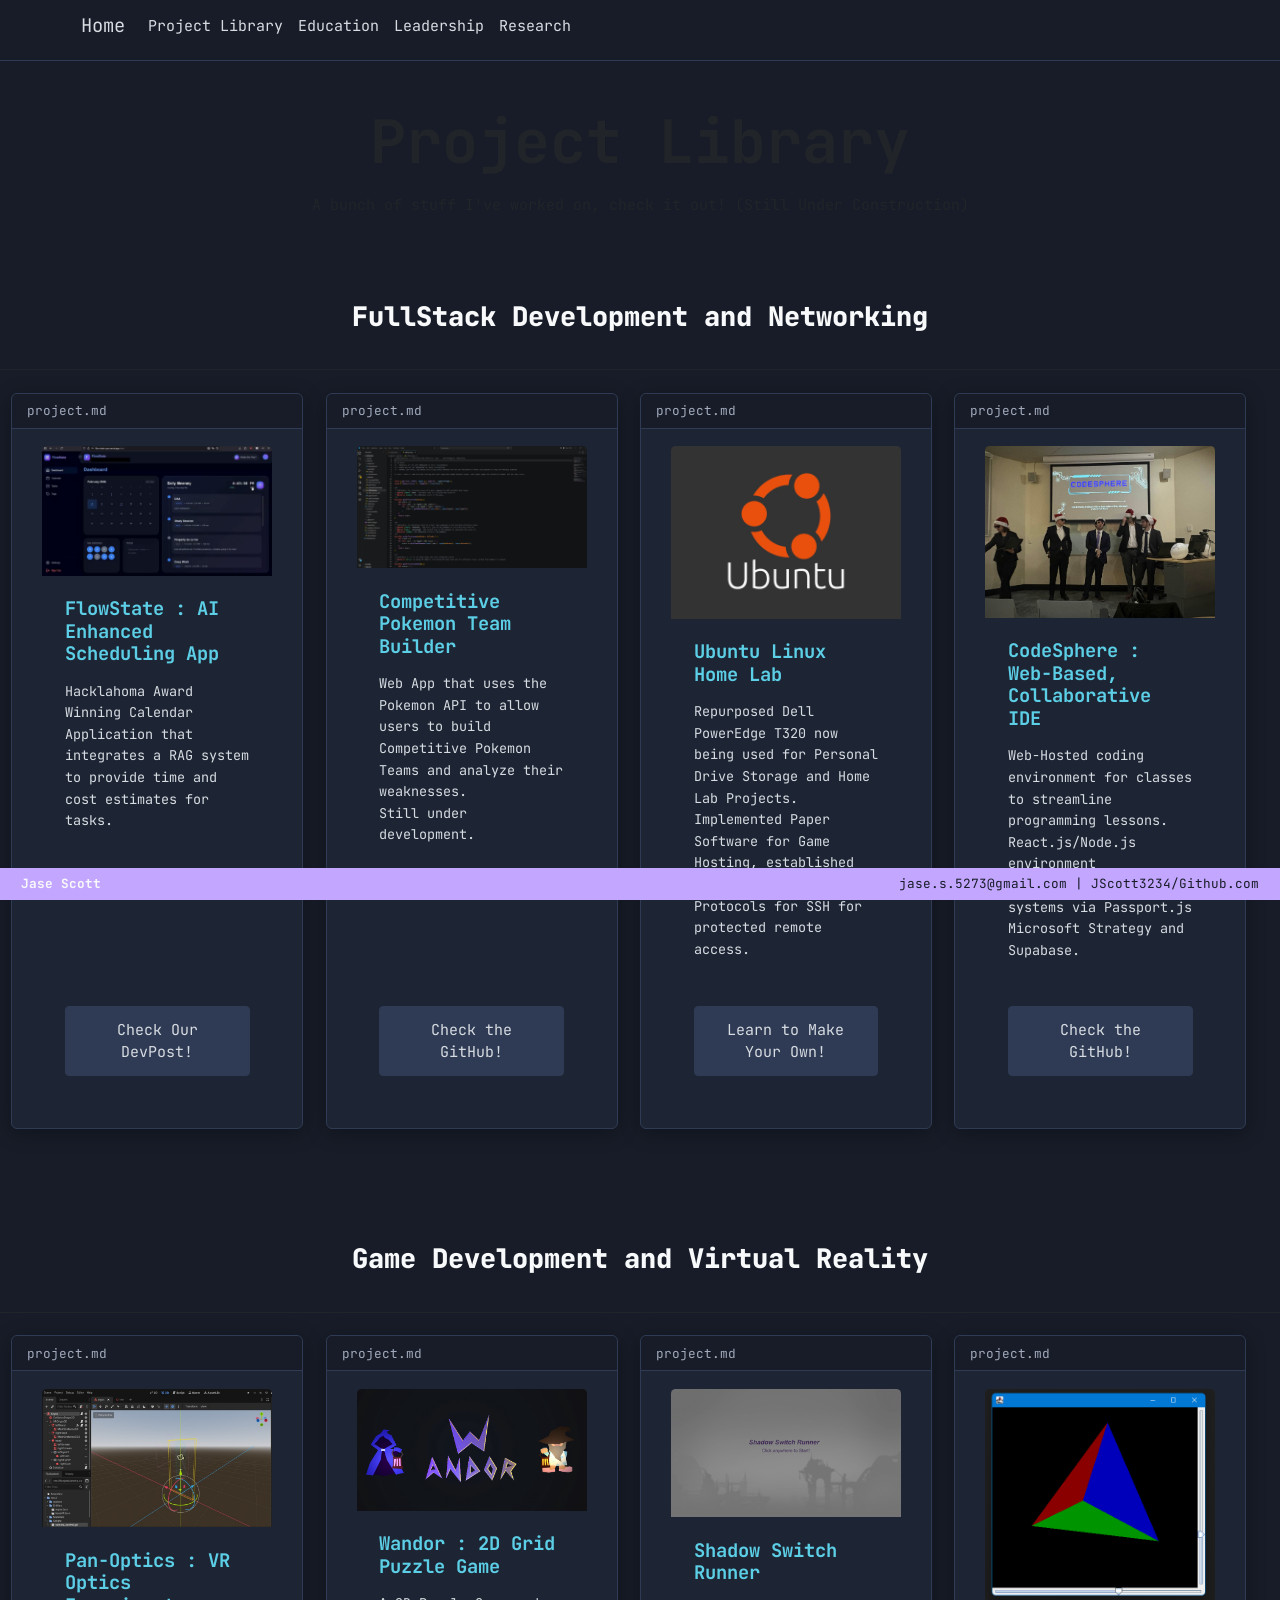
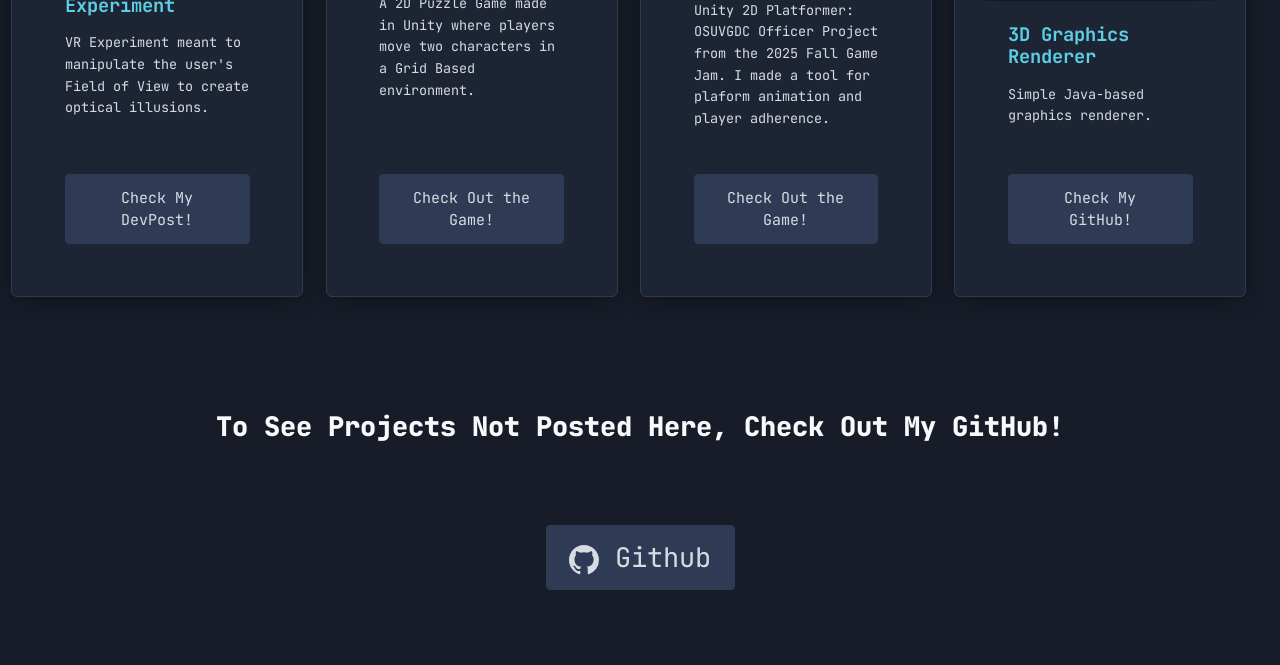
<file: projects.html>
<!DOCTYPE html>
<html lang="en">

<head>
    <meta charset="utf-8" />
    <meta name="viewport" content="width=device-width, initial-scale=1.0" />
    <title>Project Library | Jase Scott</title>
    <link href="https://cdn.jsdelivr.net/npm/bootstrap@5.3.3/dist/css/bootstrap.min.css" rel="stylesheet"
        integrity="sha384-QWTKZyjpPEjISv5WaRU9OFeRpok6YctnYmDr5pNlyT2bRjXh0JMhjY6hW+ALEwIH" crossorigin="anonymous">
    <link rel="stylesheet" href="./site.css" asp-append-version="true" />
    <script type="module" src="./projs.js" defer></script>
    <link rel="preconnect" href="https://fonts.googleapis.com">
    <link rel="preconnect" href="https://fonts.gstatic.com" crossorigin>
    <link href="https://fonts.googleapis.com/css2?family=Montserrat:ital,wght@0,100..900;1,100..900&display=swap"
        rel="stylesheet">
</head>

<body>
    <header>
        <nav class="navbar navbar-expand-sm navbar-toggleable-sm navbar-dark box-shadow pb-3 pt-2"
            style="background-color: #162957;">
            <div class="container">
                <a class="navbar-brand" href="index.html" style="color: mintcream;">Home</a>
                <button class="navbar-toggler" type="button" data-bs-toggle="collapse" data-bs-target=".navbar-collapse"
                    aria-controls="navbarSupportedContent" aria-expanded="false" aria-label="Toggle navigation">
                    <span class="navbar-toggler-icon"></span>
                </button>
                <div class="navbar-collapse collapse d-sm-inline-flex justify-content-between">
                    <ul class="navbar-nav flex-grow-1">
                        <li class="nav-item">
                            <a class="nav-link" href="projects.html">Project Library</a>
                        </li>
                        <li class="nav-item">
                            <a class="nav-link" href="education.html">Education</a>
                        </li>
                        <li class="nav-item">
                            <a class="nav-link" href="leadership.html">Leadership</a>
                        </li>
                        <li class="nav-item">
                            <a class="nav-link" href="research.html">Research</a>
                        </li>
                    </ul>
                </div>
            </div>
        </nav>
    </header>
    <div class="container-fluid p-0 overflow-x-hidden">
        <main role="main" class="pb-0">

            <div class="row justify-content-center mb-5">
                <div class="col-sm-12 text-center">
                    <h1 class="text-dark">Project Library</h1>
                    <p class="text-dark">A bunch of stuff I've worked on, check it out! (Still Under Construction)</p>
                </div>
            </div>

            <div class="row pt-4 smallBanner mb-5">
                <h2 class="text-center text-light pb-3"><strong>FullStack Development and Networking</strong></h2>
                <div id="fullStackProjects"
                    class="row justify-content-center align-items-stretch p-4 border-top border-dark"></div>
            </div>

            <div class="row pt-4 smallBanner mb-5">
                <h2 class="text-center text-light pb-3"><strong>Game Development and Virtual Reality</strong></h2>
                <div id="gameDevProjects"
                    class="row justify-content-center align-items-stretch p-4 border-top border-dark"></div>
            </div>

            <div class="row pt-4 smallBanner text-center">
                <h2 class="text-center text-light pb-5"><strong>To See Projects Not Posted Here, Check Out My
                        GitHub!</strong>
                </h2>
                <a href="https://github.com/JScott3234" target="_blank"
                    class="d-inline-block mt-3 justify-content-center">
                    <button type="button" class="btn btn-dark justify-content-center w-30" style="font-size: 1.8rem;">
                        <svg xmlns="http://www.w3.org/2000/svg" width="2rem" height="2rem" fill="currentColor"
                            class="bi bi-github" viewBox="0 0 16 16">
                            <path
                                d="M8 0C3.58 0 0 3.58 0 8c0 3.54 2.29 6.53 5.47 7.59.4.07.55-.17.55-.38 0-.19-.01-.82-.01-1.49-2.01.37-2.53-.49-2.69-.94-.09-.23-.48-.94-.82-1.13-.28-.15-.68-.52-.01-.53.63-.01 1.08.58 1.23.82.72 1.21 1.87.87 2.33.66.07-.52.28-.87.51-1.07-1.78-.2-3.64-.89-3.64-3.95 0-.87.31-1.59.82-2.15-.08-.2-.36-1.02.08-2.12 0 0 .67-.21 2.2.82.64-.18 1.32-.27 2-.27s1.36.09 2 .27c1.53-1.04 2.2-.82 2.2-.82.44 1.1.16 1.92.08 2.12.51.56.82 1.27.82 2.15 0 3.07-1.87 3.75-3.65 3.95.29.25.54.73.54 1.48 0 1.07-.01 1.93-.01 2.2 0 .21.15.46.55.38A8.01 8.01 0 0 0 16 8c0-4.42-3.58-8-8-8">
                            </path>
                        </svg>
                        Github
                    </button>
                </a>
            </div>

        </main>
    </div>

    <footer class="footer">
        <h3 class="text-light">Jase Scott</h3>
        <p class="contactInfo"><a href="mailto:jase.s.5273@gmail.com" target="_blank">jase.s.5273@gmail.com</a> |
            <a href="https://github.com/JScott3234" target="_blank">JScott3234/Github.com</a>
        </p>

    </footer>
</body>

</html>
</file>
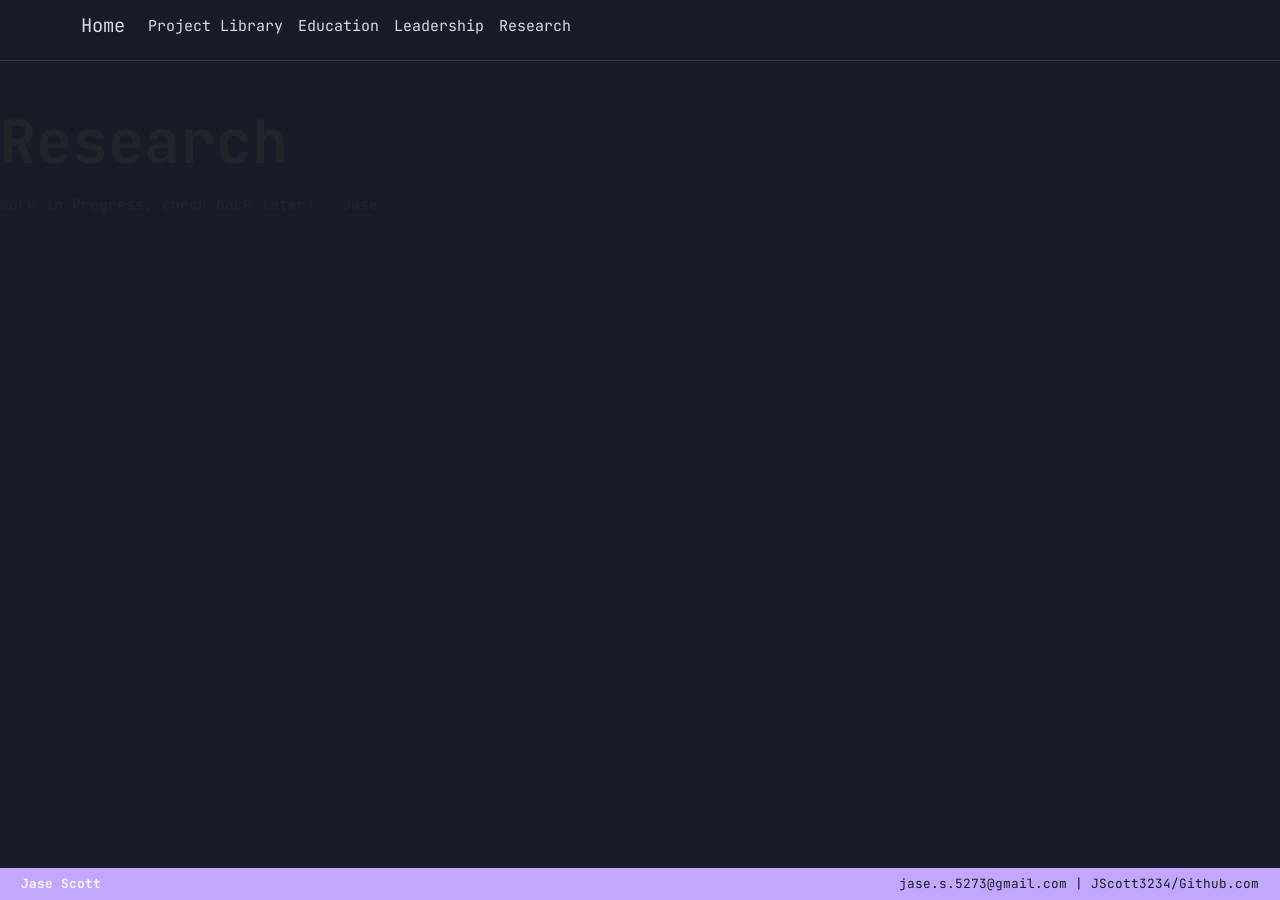
<file: research.html>
<!DOCTYPE html>
<html lang="en">

<head>
    <meta charset="utf-8" />
    <meta name="viewport" content="width=device-width, initial-scale=1.0" />
    <title>Research | Jase Scott</title>
    <link href="https://cdn.jsdelivr.net/npm/bootstrap@5.3.3/dist/css/bootstrap.min.css" rel="stylesheet"
        integrity="sha384-QWTKZyjpPEjISv5WaRU9OFeRpok6YctnYmDr5pNlyT2bRjXh0JMhjY6hW+ALEwIH" crossorigin="anonymous">
    <link rel="stylesheet" href="./site.css" asp-append-version="true" />
    <link rel="preconnect" href="https://fonts.googleapis.com">
    <link rel="preconnect" href="https://fonts.gstatic.com" crossorigin>
    <link href="https://fonts.googleapis.com/css2?family=Montserrat:ital,wght@0,100..900;1,100..900&display=swap"
        rel="stylesheet">
</head>

<body>
    <header>
        <nav class="navbar navbar-expand-sm navbar-toggleable-sm navbar-dark box-shadow pb-3 pt-2"
            style="background-color: #162957;">
            <div class="container">
                <a class="navbar-brand" href="index.html" style="color: mintcream;">Home</a>
                <button class="navbar-toggler" type="button" data-bs-toggle="collapse" data-bs-target=".navbar-collapse"
                    aria-controls="navbarSupportedContent" aria-expanded="false" aria-label="Toggle navigation">
                    <span class="navbar-toggler-icon"></span>
                </button>
                <div class="navbar-collapse collapse d-sm-inline-flex justify-content-between">
                    <ul class="navbar-nav flex-grow-1">
                        <li class="nav-item">
                            <a class="nav-link" href="projects.html">Project Library</a>
                        </li>
                        <li class="nav-item">
                            <a class="nav-link" href="education.html">Education</a>
                        </li>
                        <li class="nav-item">
                            <a class="nav-link" href="leadership.html">Leadership</a>
                        </li>
                        <li class="nav-item">
                            <a class="nav-link" href="research.html">Research</a>
                        </li>
                    </ul>
                </div>
            </div>
        </nav>
    </header>
    <div class="container-fluid p-0 overflow-x-hidden">
        <main role="main" class="pb-0">

            <div class="row">
                <h1 class="text-dark">Research</h1>
                <p class="text-dark">Work in Progress, check back later! - Jase</p>
            </div>
        </main>
    </div>

    <footer class="footer">
        <h3 class="text-light">Jase Scott</h3>
        <p class="contactInfo"><a href="mailto:jase.s.5273@gmail.com" target="_blank">jase.s.5273@gmail.com</a> | <a
                href="https://github.com/JScott3234" target="_blank">JScott3234/Github.com</a></p>

    </footer>
</body>

</html>
</file>
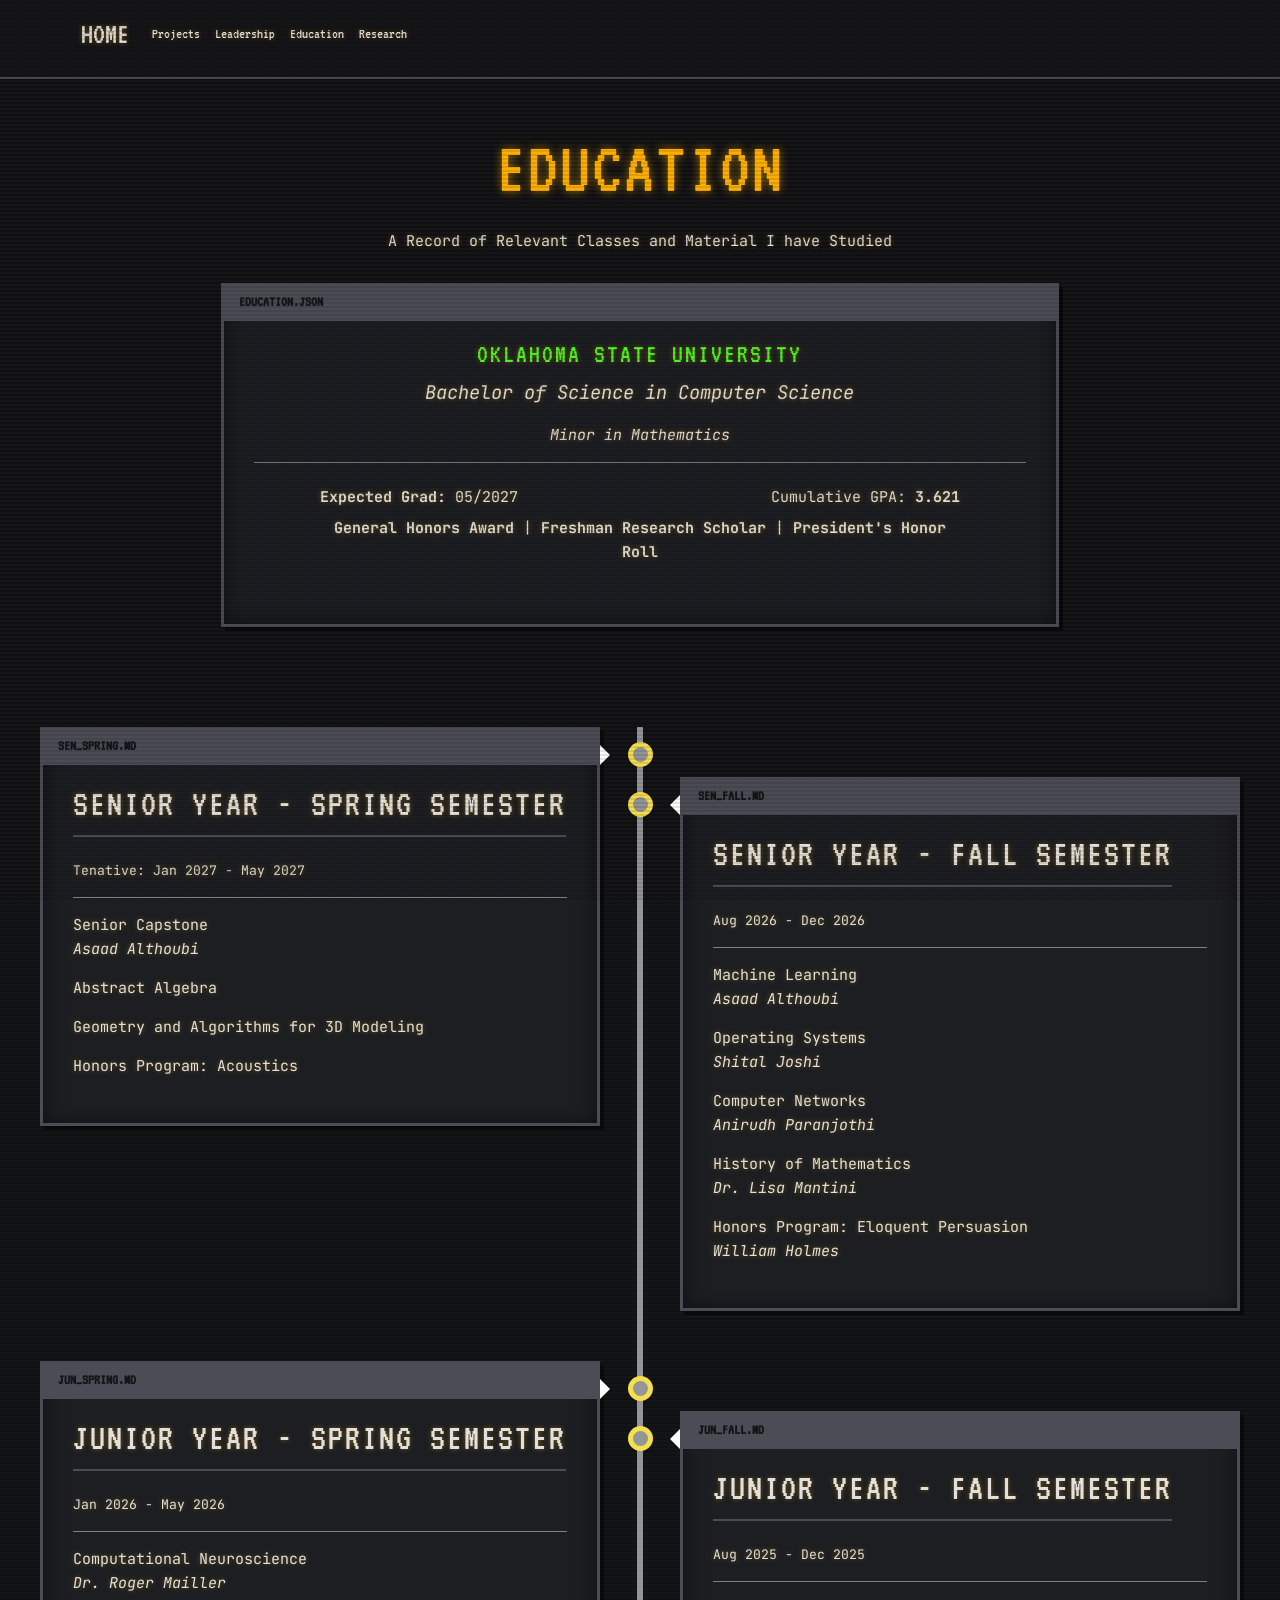
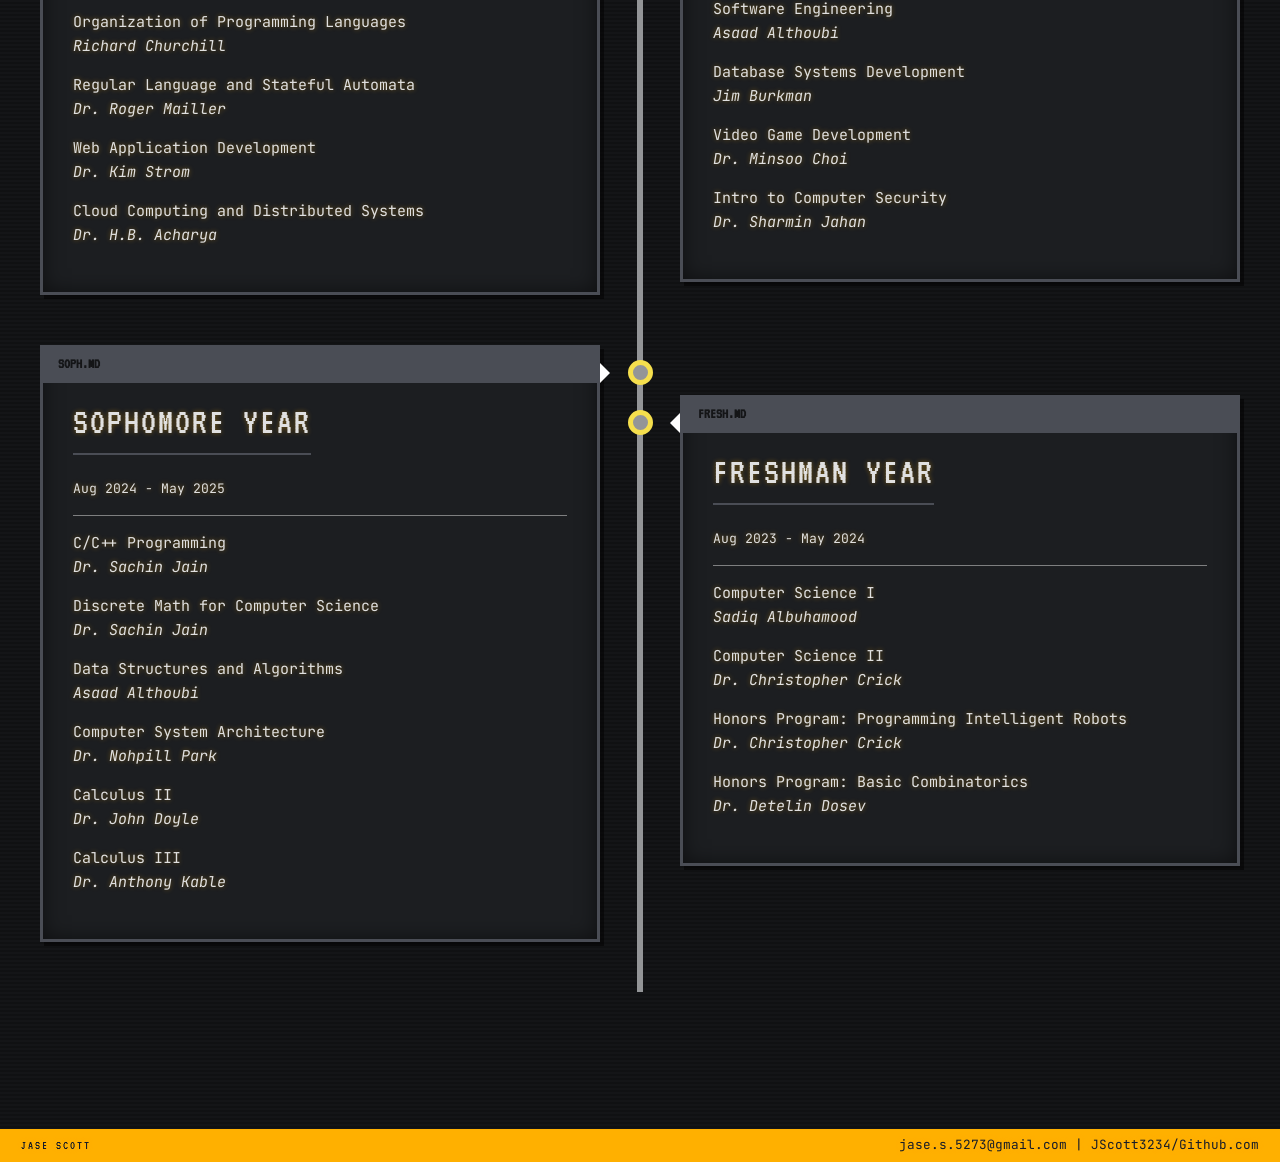
<file: pages/education.html>
<!DOCTYPE html>
<html lang="en">

<head>
    <meta charset="utf-8" />
    <meta name="viewport" content="width=device-width, initial-scale=1.0" />
    <title>Education | Jase Scott</title>
    <link href="https://cdn.jsdelivr.net/npm/bootstrap@5.3.3/dist/css/bootstrap.min.css" rel="stylesheet"
        integrity="sha384-QWTKZyjpPEjISv5WaRU9OFeRpok6YctnYmDr5pNlyT2bRjXh0JMhjY6hW+ALEwIH" crossorigin="anonymous">
    <link rel="stylesheet" href="../css/halcyon.css" asp-append-version="true" />
    <script type="module" src="../pages/scripts/head.js"></script>
    <link rel="preconnect" href="https://fonts.googleapis.com">
    <link rel="preconnect" href="https://fonts.gstatic.com" crossorigin>
    <link href="https://fonts.googleapis.com/css2?family=JetBrains+Mono:wght@400;700&family=VT323&display=swap"
        rel="stylesheet">
</head>

<body>
    <div class="crt-overlay"></div>
    <header>
        <nav class="navbar navbar-expand-sm navbar-dark box-shadow pb-3 pt-2" style="background-color: var(--bg); border-bottom: 2px solid var(--border);">
            <div class="container">
                <a class="navbar-brand" href="../index.html" style="color: var(--mainText); font-family: 'VT323', monospace; font-size: 2rem; text-transform: uppercase;">Home</a>

                <button class="navbar-toggler" type="button" data-bs-toggle="collapse" data-bs-target="#navbarNav"
                    aria-controls="navbarNav" aria-expanded="false" aria-label="Toggle navigation">
                    <span class="navbar-toggler-icon"></span>
                </button>

                <div class="collapse navbar-collapse justify-content-between" id="navbarNav">
                    <ul class="navbar-nav flex-grow-1">
                        <li class="nav-item"><a class="nav-link" href="../pages/projects.html">Projects</a></li>
                        <li class="nav-item"><a class="nav-link" href="../pages/leadership.html">Leadership</a></li>
                        <li class="nav-item"><a class="nav-link" href="../pages/education.html">Education</a></li>
                        <li class="nav-item"><a class="nav-link" href="../pages/research.html">Research</a></li>
                    </ul>
                </div>
            </div>
        </nav>
    </header>
    <div class="container-fluid p-0 overflow-x-hidden">
        <main role="main" class="pb-0">

            <div class="row text-center">
                <h1>Education</h1>
                <p style="color: var(--purple);">A Record of Relevant Classes and Material I have Studied</p>
            </div>
            <!-- Education -->
            <div class="container-fluid education justify-content-center align-items-center text-center mt-3">
                <div class="col-md-8 mt-3 mx-auto">
                    <div class="collegeContainer editor-container" data-tab="education.json">
                        <h3 class="mb-2">Oklahoma State University</h3>
                        <p class="fs-5"><em>Bachelor of Science in Computer Science</em></p>
                        <p class="fs-7 mb-3"><em>Minor in Mathematics</em></p>

                        <hr class="hr opacity-50" />

                        <div class="row text-start justify-content-center fs-6 mt-4">
                            <div class="col-sm-5 mb-2 text-start">
                                <strong>Expected Grad:</strong> 05/2027
                            </div>
                            <div class="col-sm-5 mb-2 text-end">
                                Cumulative GPA: <b>3.621</b>
                            </div>
                            <div class="col-sm-10 mb-3 text-center">
                                <p><b>General Honors Award</b> | <b>Freshman Research Scholar</b> |
                                    <b>President's Honor Roll</b></p>
                            </div>
                        </div>
                    </div>
                </div>
            </div>


            <div class="timeline">
                <div class="timelineContainer left">
                    <div class="editor-container" data-tab="sen_spring.md">
                        <h2>Senior Year - Spring Semester</h2>
                        <small>Tenative: Jan 2027 - May 2027</small>
                        <hr class="hr opacity-50" />
                        <p>Senior Capstone</br><i>Asaad Althoubi</i></p>
                        <p>Abstract Algebra</br><i></i></p>
                        <p>Geometry and Algorithms for 3D Modeling</br><i></i></p>
                        <p>Honors Program: Acoustics</br><i></i></p>
                    </div>
                </div>
                <div class="timelineContainer right">
                    <div class="editor-container" data-tab="sen_fall.md">
                        <h2>Senior Year - Fall Semester</h2><br>
                        <small>Aug 2026 - Dec 2026</small>
                        <hr class="hr opacity-50" />
                        <p>Machine Learning</br><i>Asaad Althoubi</i></p>
                        <p>Operating Systems</br><i>Shital Joshi</i></p>
                        <p>Computer Networks</br><i>Anirudh Paranjothi</i></p>
                        <p>History of Mathematics</br><i>Dr. Lisa Mantini</i></p>
                        <p>Honors Program: Eloquent Persuasion</br><i>William Holmes</i></p>
                    </div>
                </div>
                <div class="timelineContainer left">
                    <div class="editor-container" data-tab="jun_spring.md">
                        <h2>Junior Year - Spring Semester</h2>
                        <small>Jan 2026 - May 2026</small>
                        <hr class="hr opacity-50" />
                        <p>Computational Neuroscience</br><i>Dr. Roger Mailler</i></p>
                        <p>Organization of Programming Languages</br><i>Richard Churchill</i></p>
                        <p>Regular Language and Stateful Automata</br><i>Dr. Roger Mailler</i></p>
                        <p>Web Application Development</br><i>Dr. Kim Strom</i></p>
                        <p>Cloud Computing and Distributed Systems</br><i>Dr. H.B. Acharya</i></p>
                    </div>
                </div>
                <div class="timelineContainer right">
                    <div class="editor-container" data-tab="jun_fall.md">
                        <h2>Junior Year - Fall Semester</h2><br>
                        <small>Aug 2025 - Dec 2025</small>
                        <hr class="hr opacity-50" />
                        <p>Software Engineering</br><i>Asaad Althoubi</i></p>
                        <p>Database Systems Development</br><i>Jim Burkman</i></p>
                        <p>Video Game Development</br><i>Dr. Minsoo Choi</i></p>
                        <p>Intro to Computer Security</br><i>Dr. Sharmin Jahan</i></p>
                    </div>
                </div>
                <div class="timelineContainer left">
                    <div class="editor-container" data-tab="soph.md">
                        <h2>Sophomore Year</h2><br>
                        <small>Aug 2024 - May 2025</small>
                        <hr class="hr opacity-50" />
                        <p>C/C++ Programming</br><i>Dr. Sachin Jain</i></p>
                        <p>Discrete Math for Computer Science</br><i>Dr. Sachin Jain</i></p>
                        <p>Data Structures and Algorithms</br><i>Asaad Althoubi</i></p>
                        <p>Computer System Architecture</br><i>Dr. Nohpill Park</i></p>
                        <p>Calculus II</br><i>Dr. John Doyle</i></p>
                        <p>Calculus III</br><i>Dr. Anthony Kable</i></p>
                    </div>
                </div>
                <div class="timelineContainer right">
                    <div class="editor-container" data-tab="fresh.md">
                        <h2>Freshman Year</h2><br>
                        <small>Aug 2023 - May 2024</small>
                        <hr class="hr opacity-50" />
                        <p>Computer Science I</br><i>Sadiq Albuhamood</i></p>
                        <p>Computer Science II</br><i>Dr. Christopher Crick</i></p>
                        <p>Honors Program: Programming Intelligent Robots</br><i>Dr. Christopher Crick</i></p>
                        <p>Honors Program: Basic Combinatorics</br><i>Dr. Detelin Dosev</i></p>
                    </div>
                </div>

            </div>


        </main>
    </div>


    <footer id="footer"></footer>
    <script src="https://cdn.jsdelivr.net/npm/bootstrap@5.3.3/dist/js/bootstrap.bundle.min.js"
        integrity="sha384-YvpcrYf0tY3lHB60NNkmXc5s9fDVZLESaAA55NDzOxhy9GkcIdslK1eN7N6jIeHz"
        crossorigin="anonymous"></script>
</body>

</html>
</file>
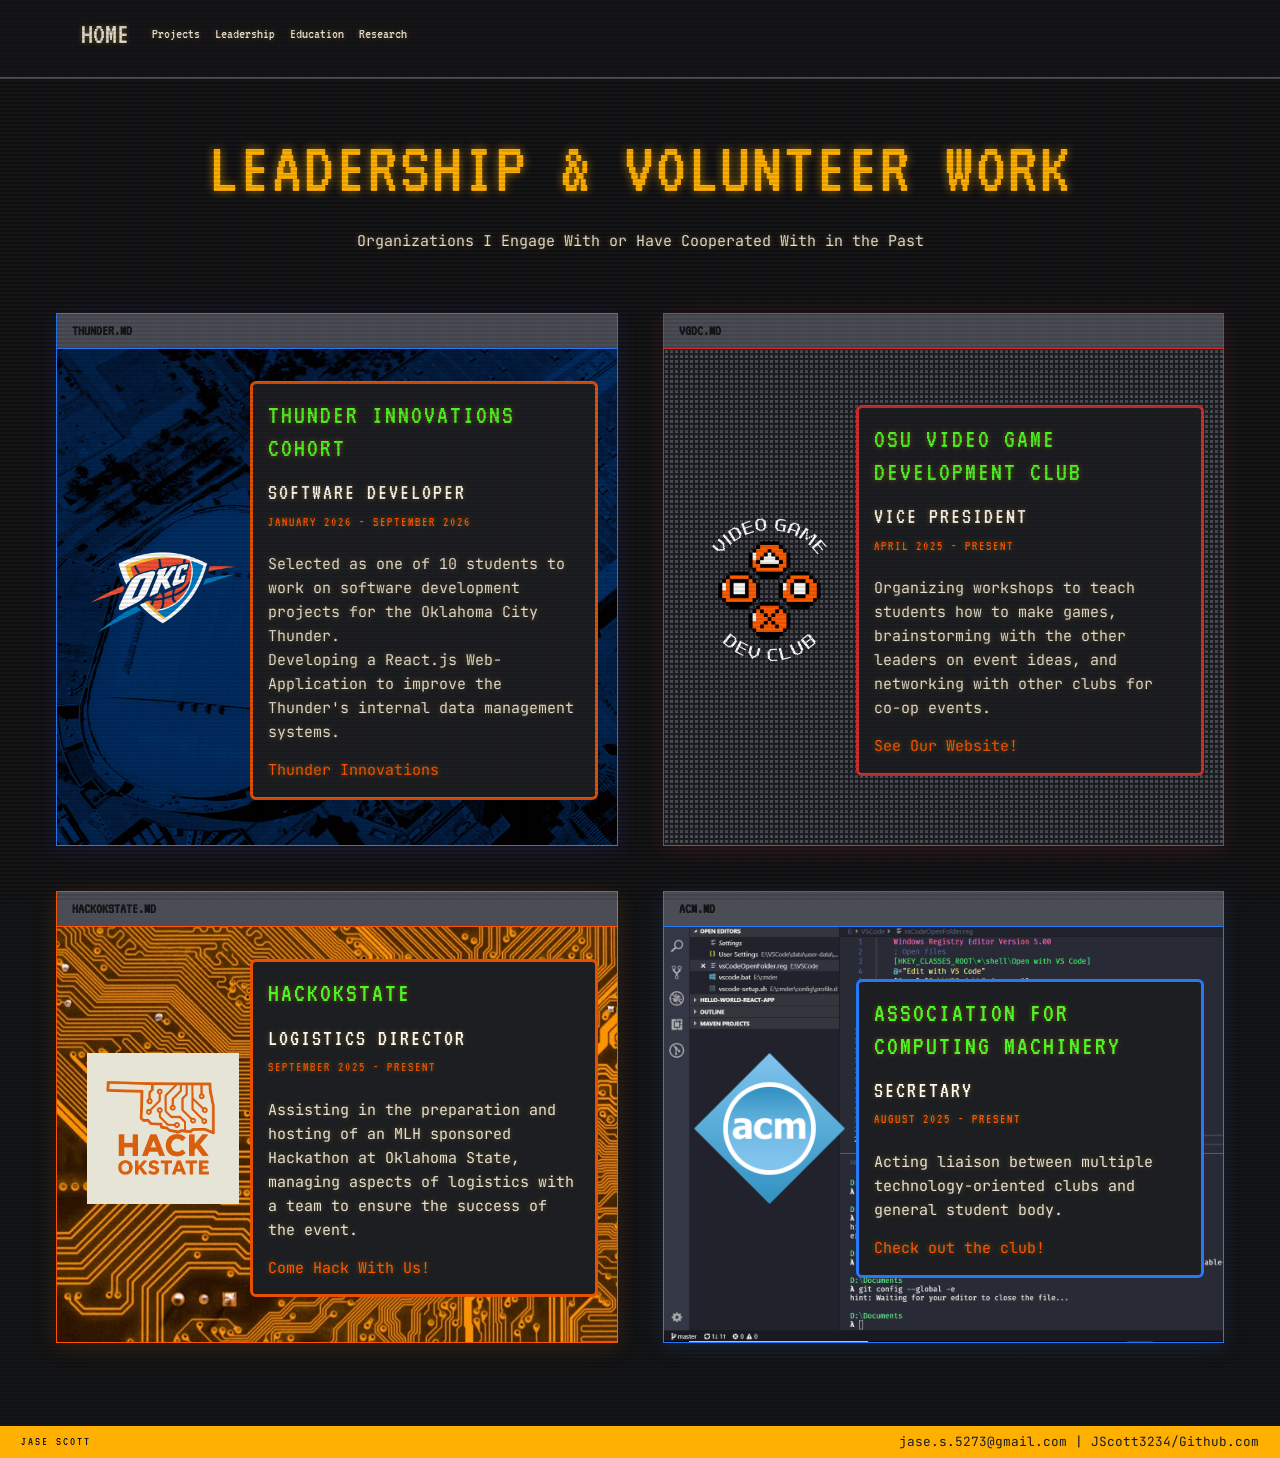
<file: pages/leadership.html>
<!DOCTYPE html>
<html lang="en">

<head>
    <meta charset="utf-8" />
    <meta name="viewport" content="width=device-width, initial-scale=1.0" />
    <title>Leadership | Jase Scott</title>
    <link href="https://cdn.jsdelivr.net/npm/bootstrap@5.3.3/dist/css/bootstrap.min.css" rel="stylesheet"
        integrity="sha384-QWTKZyjpPEjISv5WaRU9OFeRpok6YctnYmDr5pNlyT2bRjXh0JMhjY6hW+ALEwIH" crossorigin="anonymous">
    <link rel="stylesheet" href="../css/halcyon.css" asp-append-version="true" />
    <script type="module" src="../pages/scripts/head.js"></script>
    <link rel="preconnect" href="https://fonts.googleapis.com">
    <link rel="preconnect" href="https://fonts.gstatic.com" crossorigin>
    <link href="https://fonts.googleapis.com/css2?family=JetBrains+Mono:wght@400;700&family=VT323&display=swap"
        rel="stylesheet">
</head>

<body>
    <div class="crt-overlay"></div>
    <header>
        <nav class="navbar navbar-expand-sm navbar-dark box-shadow pb-3 pt-2" style="background-color: var(--bg); border-bottom: 2px solid var(--border);">
            <div class="container">
                <a class="navbar-brand" href="../index.html" style="color: var(--mainText); font-family: 'VT323', monospace; font-size: 2rem; text-transform: uppercase;">Home</a>
            
                <button class="navbar-toggler" type="button" data-bs-toggle="collapse" data-bs-target="#navbarNav"
                    aria-controls="navbarNav" aria-expanded="false" aria-label="Toggle navigation">
                    <span class="navbar-toggler-icon"></span>
                </button>
            
                <div class="collapse navbar-collapse justify-content-between" id="navbarNav">
                    <ul class="navbar-nav flex-grow-1">
                        <li class="nav-item"><a class="nav-link" href="../pages/projects.html">Projects</a></li>
                        <li class="nav-item"><a class="nav-link" href="../pages/leadership.html">Leadership</a></li>
                        <li class="nav-item"><a class="nav-link" href="../pages/education.html">Education</a></li>
                        <li class="nav-item"><a class="nav-link" href="../pages/research.html">Research</a></li>
                    </ul>
                </div>
            </div>
        </nav>
    </header>
    <div class="container-fluid p-0 overflow-x-hidden">
        <main role="main" class="pb-0">

            <div class="row mb-5 text-center">
                <h1>Leadership & Volunteer Work</h1>
                <p style="color: var(--purple);">Organizations I Engage With or Have Cooperated With in the Past</p>
            </div>
            <div class="row justify-content-center px-lg-5">
                <!-- OKC Thunder -->
                <div class="col-lg-6 mb-5 px-4">
                    <div class="editor-container thunderContainer h-100" data-tab="thunder.md">
                        <div class="row align-items-center h-100">
                            <div class="col-md-4 text-center mb-4 mb-md-0">
                                <img src="..\images\thunderLogo.webp" alt="OKC Thunder Logo" class="img-fluid">
                            </div>
                            <div class="col-md-8 thunderBody p-3">
                                <h3 class="thunderTitle">Thunder Innovations Cohort</h3>
                                <h4 class="text-light mt-3">Software Developer</h4>
                                <h5 class="thunderAccent">January 2026 - September 2026</h5>
                                <p>
                                    Selected as one of 10 students to work on software development projects for the Oklahoma City Thunder.<br/> Developing a
                                    React.js Web-Application to improve the Thunder's internal data management systems.
                                </p>
                                <a href="https://www.nba.com/thunder/thunderinnovations" target="_blank">Thunder Innovations</a>
                            </div>
                        </div>
                    </div>
                </div>

                <!-- Video Game Development Club -->
                <div class="col-lg-6 mb-5 px-4">
                    <div class="editor-container vgdcContainer h-100" data-tab="vgdc.md">
                        <div class="row align-items-center h-100">
                            <div class="col-md-4 text-center mb-4 mb-md-0">
                                <img src="..\images\vgdcLogo.webp" alt="VGDC Logo" class="img-fluid">
                            </div>
                            <div class="col-md-8 vgdcBody p-3">
                                <h3 class="vgdcTitle">OSU Video Game Development Club</h3>
                                <h4 class="text-light mt-3">Vice President</h4>
                                <h5 class="vgdcAccent">April 2025 - Present</h5>
                                <p>
                                    Organizing workshops to teach students how to make games,
                                    brainstorming with the other leaders on event ideas,
                                    and networking with other clubs for co-op events.
                                </p>
                                <a href="https://osuvgdc.org/" target="_blank">See Our Website!</a>
                            </div>
                        </div>
                    </div>
                </div>
            </div>

            <div class="row justify-content-center px-lg-5">

                <!-- HackOkstate -->
                <div class="col-lg-6 mb-5 px-4">
                    <div class="editor-container hackokContainer h-100" data-tab="hackokstate.md">
                        <div class="row align-items-center h-100">
                            <div class="col-md-4 text-center mb-4 mb-md-0">
                                <img src="..\images\hackok.png" alt="HackOkstate Logo" class="img-fluid">
                            </div>
                            <div class="col-md-8 hackokBody p-3">
                                <h3 class="hackokTitle">HackOkstate</h3>
                                <h4 class="text-light mt-3">Logistics Director</h4>
                                <h5 class="hackokAccent">September 2025 - Present</h5>
                                <p>
                                    Assisting in the preparation and hosting of an MLH sponsored Hackathon at Oklahoma State, managing 
                                    aspects of logistics with a team to ensure the success of the event.
                                </p>
                                <a href="https://www.hackokstate.com/" target="_blank">Come Hack With Us!</a>
                            </div>
                        </div>
                    </div>
                </div>

                <!-- ACM -->
                <div class="col-lg-6 mb-5 px-4">
                    <div class="editor-container acmContainer h-100" data-tab="acm.md">
                        <div class="row align-items-center h-100">
                            <div class="col-md-4 text-center mb-4 mb-md-0">
                                <img src="..\images\acm.png" alt="ACM Logo" class="img-fluid">
                            </div>
                            <div class="col-md-8 acmBody p-3">
                                <h3 class="acmTitle">Association for<br/>Computing Machinery</h3>
                                <h4 class="text-light mt-3">Secretary</h4>
                                <h5 class="acmAccent">August 2025 - Present</h5>
                                <p>
                                    Acting liaison between multiple technology-oriented clubs and general student body.
                                </p>
                                <a href="https://okstateacm.github.io/" target="_blank">Check out the club!</a>
                            </div>
                        </div>
                    </div>
                </div>
            </div>

        </main>
    </div>

    <footer id="footer"></footer>
    <script src="https://cdn.jsdelivr.net/npm/bootstrap@5.3.3/dist/js/bootstrap.bundle.min.js"
        integrity="sha384-YvpcrYf0tY3lHB60NNkmXc5s9fDVZLESaAA55NDzOxhy9GkcIdslK1eN7N6jIeHz" crossorigin="anonymous"></script>
</body>

</html>
</file>
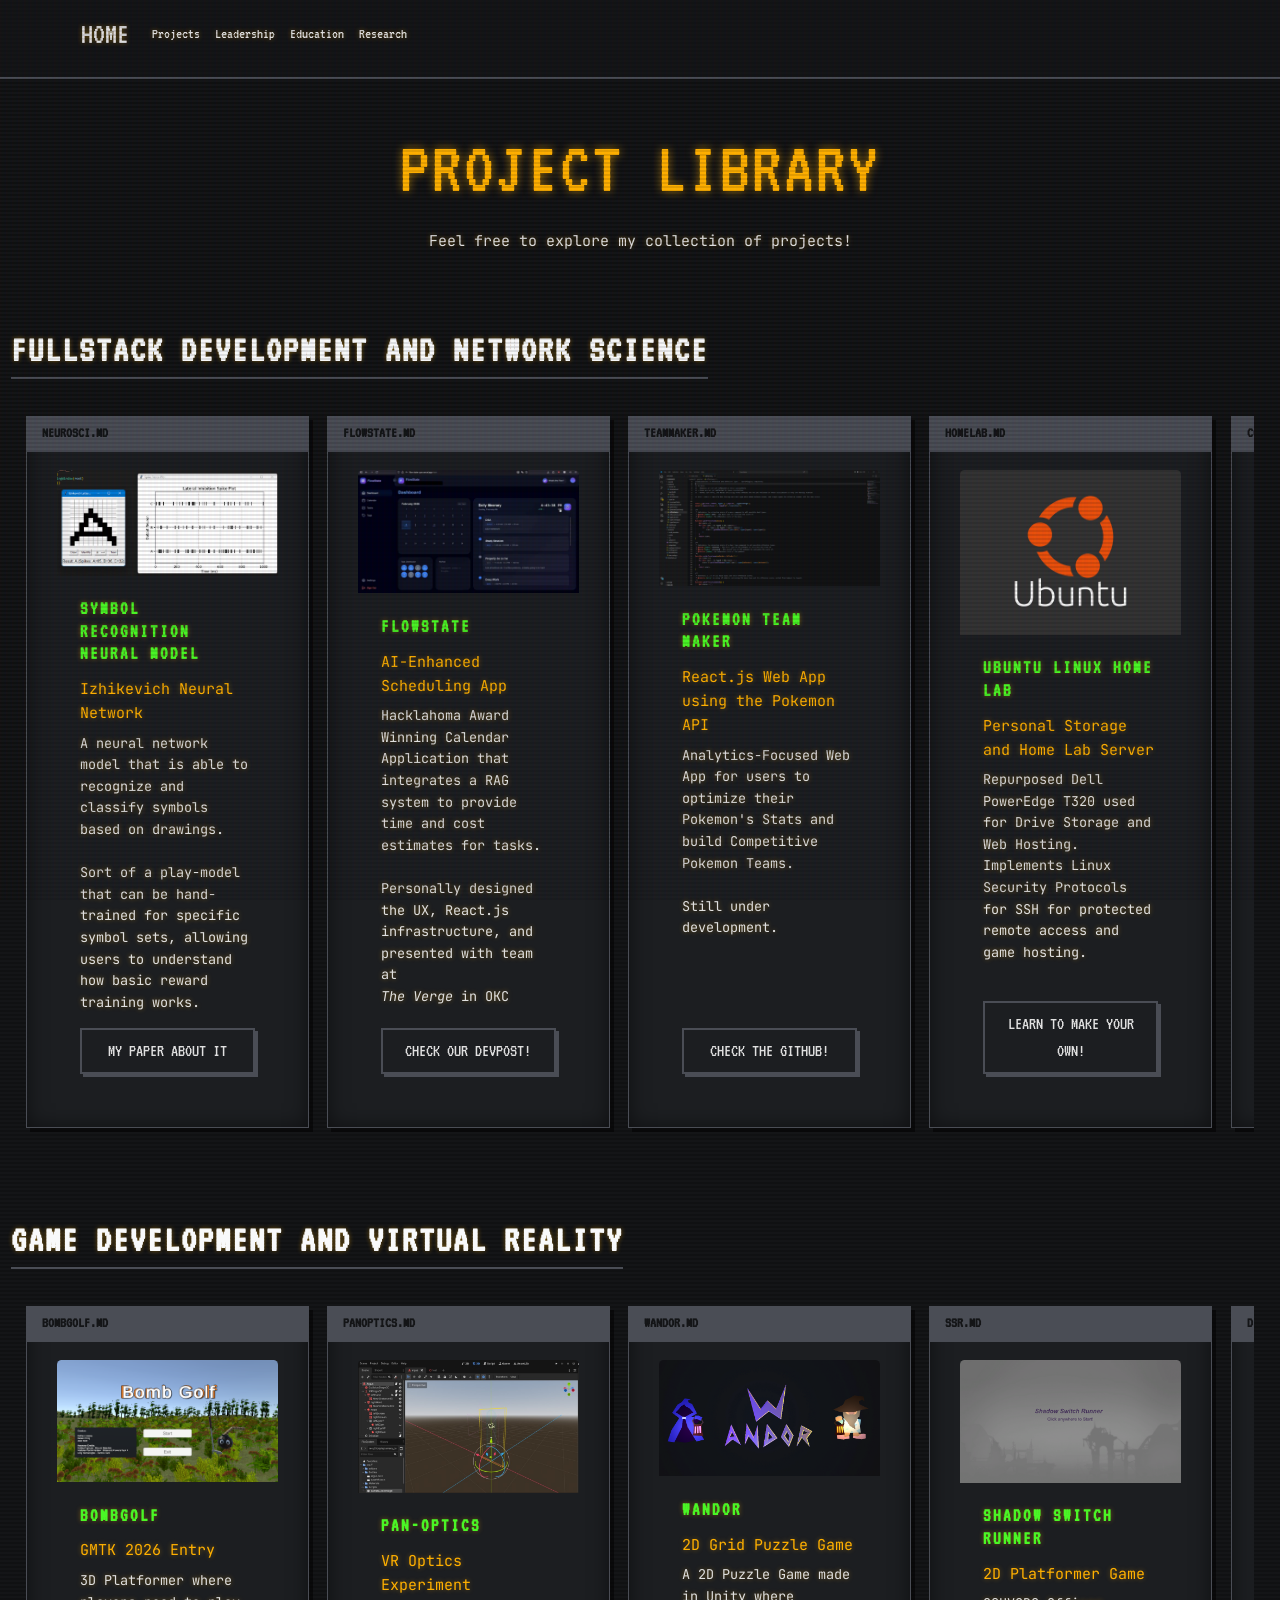
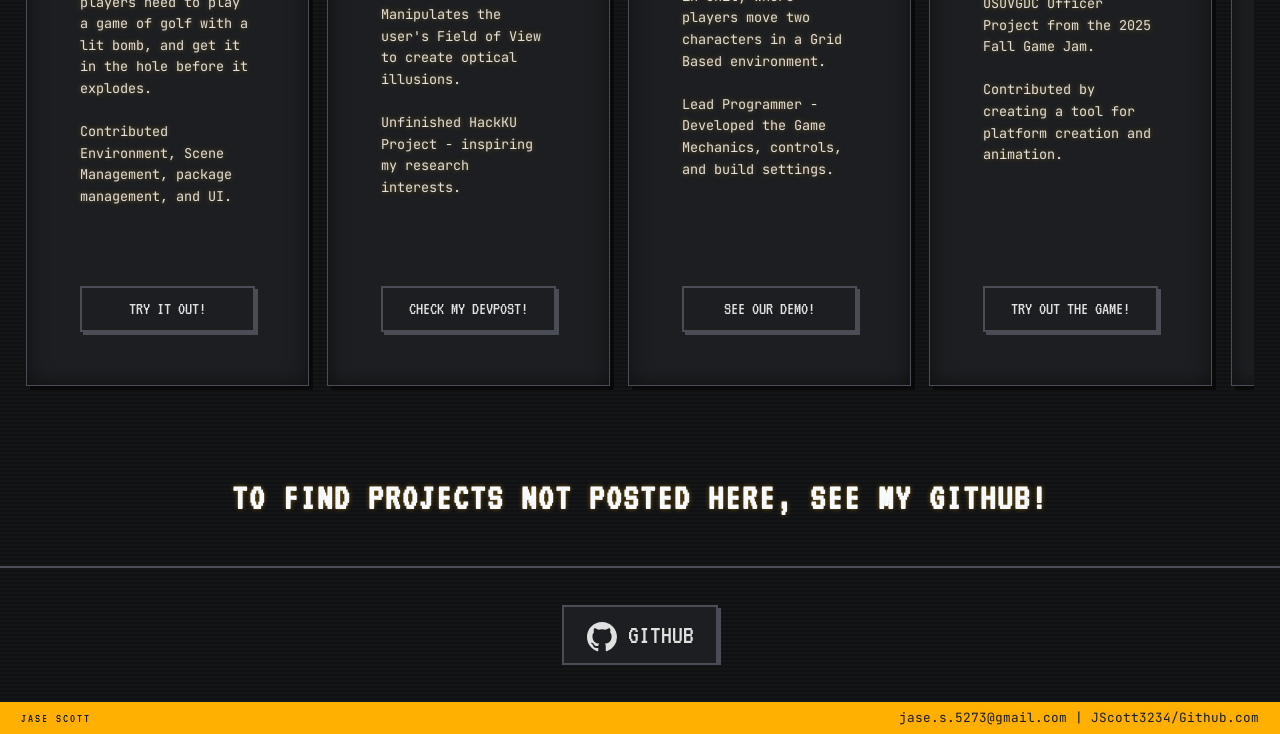
<file: pages/projects.html>
<!DOCTYPE html>
<html lang="en">

<head>
    <meta charset="utf-8" />
    <meta name="viewport" content="width=device-width, initial-scale=1.0" />
    <title>Project Library | Jase Scott</title>
    <link href="https://cdn.jsdelivr.net/npm/bootstrap@5.3.3/dist/css/bootstrap.min.css" rel="stylesheet"
        integrity="sha384-QWTKZyjpPEjISv5WaRU9OFeRpok6YctnYmDr5pNlyT2bRjXh0JMhjY6hW+ALEwIH" crossorigin="anonymous">
    <link rel="stylesheet" href="../css/halcyon.css" asp-append-version="true" />
    <script type="module" src="../pages/scripts/head.js"></script>
    <link rel="preconnect" href="https://fonts.googleapis.com">
    <link rel="preconnect" href="https://fonts.gstatic.com" crossorigin>
    <link href="https://fonts.googleapis.com/css2?family=JetBrains+Mono:wght@400;700&family=VT323&display=swap"
        rel="stylesheet">
</head>

<body>
    <div class="crt-overlay"></div>
    <header>
        <nav class="navbar navbar-expand-sm navbar-dark box-shadow pb-3 pt-2" style="background-color: var(--bg); border-bottom: 2px solid var(--border);">
            <div class="container">
                <a class="navbar-brand" href="../index.html" style="color: var(--mainText); font-family: 'VT323', monospace; font-size: 2rem; text-transform: uppercase;">Home</a>
            
                <button class="navbar-toggler" type="button" data-bs-toggle="collapse" data-bs-target="#navbarNav"
                    aria-controls="navbarNav" aria-expanded="false" aria-label="Toggle navigation">
                    <span class="navbar-toggler-icon"></span>
                </button>
            
                <div class="collapse navbar-collapse justify-content-between" id="navbarNav">
                    <ul class="navbar-nav flex-grow-1">
                        <li class="nav-item"><a class="nav-link" href="../pages/projects.html">Projects</a></li>
                        <li class="nav-item"><a class="nav-link" href="../pages/leadership.html">Leadership</a></li>
                        <li class="nav-item"><a class="nav-link" href="../pages/education.html">Education</a></li>
                        <li class="nav-item"><a class="nav-link" href="../pages/research.html">Research</a></li>
                    </ul>
                </div>
            </div>
        </nav>
    </header>
    <div class="container-fluid p-0 overflow-x-hidden">
        <main role="main" class="pb-0">

            <div class="row justify-content-center mb-5">
                <div class="col-sm-12 text-center">
                    <h1>Project Library</h1>
                    <p style="color: var(--purple);">Feel free to explore my collection of projects!</p>
                </div>
            </div>

            <div class="container-fluid pt-3 mb-3">
                <h2 class="text-center text-light pb-1"><strong>FullStack Development and Network Science</strong></h2>
                <div class="proj-carousel" id="fullStackCarousel">
                    <div class="proj-carousel-track" id="fullStackProjects">
                        <div class="proj-card-wrapper">
                            <div class="card projContainer editor-container h-100" data-tab="neurosci.md">
                                <img src="../images/symbolRecog.png" class="card-img-top" alt="Drawing and Recognition Spike Plot">
                                <div class="card-body d-flex flex-column">
                                    <h5 class="card-title">Symbol Recognition Neural Model</h5>
                                    <p class="card-subtitle mb-2 orange">Izhikevich Neural Network</p>
                                    <p class="card-text">A neural network model that is able to recognize and classify symbols based on drawings. </br></br>
                                        Sort of a play-model that can be hand-trained for specific symbol sets, allowing users to understand how basic reward training works.</p>
                                    <a href="https://docs.google.com/document/d/1vPiJ3LGC5OhegdGSLsNea530lUCqOHK7nZwcEeITzN0/edit?usp=sharing" target="_blank" class="btn btn-primary mt-auto">My Paper About It</a>
                                </div>
                            </div>
                        </div>
                        <div class="proj-card-wrapper">
                            <div class="card projContainer editor-container h-100" data-tab="flowstate.md">
                                <img src="../images/flowstate.png" class="card-img-top" alt="FlowState">
                                <div class="card-body d-flex flex-column">
                                    <h5 class="card-title">FlowState</h5>
                                    <p class="card-subtitle mb-2 orange">AI-Enhanced Scheduling App</p>
                                    <p class="card-text">Hacklahoma Award Winning Calendar Application that integrates a RAG system to provide time and cost estimates for tasks. </br></br> 
                                    Personally designed the UX, React.js infrastructure, and presented with team at </br><i>The Verge</i> in OKC</p>
                                    <a href="https://devpost.com/software/flowstate-ksg7d2" target="_blank" class="btn btn-primary mt-auto">Check Our DevPost!</a>
                                </div>
                            </div>
                        </div>
                        <div class="proj-card-wrapper">
                            <div class="card projContainer editor-container h-100" data-tab="teammaker.md">
                                <img src="../images/teamMakerCode.png" class="card-img-top" alt="Pokemon Team Maker">
                                <div class="card-body d-flex flex-column">
                                    <h5 class="card-title">Pokemon Team Maker</h5>
                                    <p class="card-subtitle mb-2 orange">React.js Web App using the Pokemon API</p>
                                    <p class="card-text">Analytics-Focused Web App for users to optimize their Pokemon's Stats and build Competitive Pokemon Teams.<br /><br /> Still under development.</p>
                                    <a href="https://github.com/JScott3234/PkmnTeamMaker" target="_blank" class="btn btn-primary mt-auto">Check the GitHub!</a>
                                </div>
                            </div>
                        </div>
                        <div class="proj-card-wrapper">
                            <div class="card projContainer editor-container h-100" data-tab="homelab.md">
                                <img src="../images/ubuntu-linux.jpg" class="card-img-top" alt="Ubuntu Linux Home Lab">
                                <div class="card-body d-flex flex-column">
                                    <h5 class="card-title">Ubuntu Linux Home Lab</h5>
                                    <p class="card-subtitle mb-2 orange">Personal Storage and Home Lab Server</p>
                                    <p class="card-text">Repurposed Dell PowerEdge T320 used for Drive Storage and Web Hosting. Implements Linux Security Protocols for SSH for protected remote access and game hosting.</p>
                                    <a href="https://linuxblog.io/home-lab-beginners-guide-hardware/" target="_blank" class="btn btn-primary mt-auto">Learn to Make Your Own!</a>
                                </div>
                            </div>
                        </div>
                        <div class="proj-card-wrapper">
                            <div class="card projContainer editor-container h-100" data-tab="codesphere.md">
                                <img src="../images/TeamCodeSphere.jpg" class="card-img-top" alt="CodeSphere">
                                <div class="card-body d-flex flex-column">
                                    <h5 class="card-title">CodeSphere</h5>
                                    <p class="card-subtitle mb-2 orange">Collaborative React.js IDE</p>
                                    <p class="card-text">IDE for classes to streamline programming lessons.<br /> <br/>Contributed O-Auth Systems (Supabase, passport.js), System Design, and some Frontend.</p>
                                    <a href="https://github.com/ricardoMulino/OSU-Codesphere" target="_blank" class="btn btn-primary mt-auto">Check the GitHub!</a>
                                </div>
                            </div>
                        </div>
                    </div>
                </div>
            </div>

            <div class="container-fluid pt-3 mb-3">
                <h2 class="text-center text-light pb-1"><strong>Game Development and Virtual Reality</strong></h2>
                <div class="proj-carousel" id="gameDevCarousel">
                    <div class="proj-carousel-track" id="gameDevProjects">
                        <div class="proj-card-wrapper">
                            <div class="card projContainer editor-container h-100" data-tab="bombgolf.md">
                                <img src="../images/bombgolf.png" class="card-img-top" alt="BombGolf">
                                <div class="card-body d-flex flex-column">
                                    <h5 class="card-title">BombGolf</h5>
                                    <p class="card-subtitle mb-2 orange">GMTK 2026 Entry</p>
                                    <p class="card-text">3D Platformer where players need to play a game of golf with a lit bomb, and get it in the hole before it explodes. </br></br> Contributed Environment, Scene Management, package management, and UI.</p>
                                    <a href="https://jesmer7.itch.io/bomb-golf" target="_blank" class="btn btn-primary mt-auto">Try it out!</a>
                                </div>
                            </div>
                        </div>
                        <div class="proj-card-wrapper">
                            <div class="card projContainer editor-container h-100" data-tab="panoptics.md">
                                <img src="../images/argus.jpg" class="card-img-top" alt="Pan-Optics">
                                <div class="card-body d-flex flex-column">
                                    <h5 class="card-title">Pan-Optics</h5>
                                    <p class="card-subtitle mb-2 orange">VR Optics Experiment</p>
                                    <p class="card-text">Manipulates the user's Field of View to create optical illusions.<br/><br/>Unfinished HackKU Project - inspiring my research interests.</p>
                                    <a href="https://devpost.com/software/pan-optics" target="_blank" class="btn btn-primary mt-auto">Check My DevPost!</a>
                                </div>
                            </div>
                        </div>
                        <div class="proj-card-wrapper">
                            <div class="card projContainer editor-container h-100" data-tab="wandor.md">
                                <img src="../images/wandor.png" class="card-img-top" alt="Wandor">
                                <div class="card-body d-flex flex-column">
                                    <h5 class="card-title">Wandor</h5>
                                    <p class="card-subtitle mb-2 orange">2D Grid Puzzle Game</p>
                                    <p class="card-text">A 2D Puzzle Game made in Unity where players move two characters in a Grid Based environment.<br/><br/>Lead Programmer - Developed the Game Mechanics, controls, and build settings.</p>
                                    <a href="https://drthunderbuckle.itch.io/wandor" target="_blank" class="btn btn-primary mt-auto">See Our Demo!</a>
                                </div>
                            </div>
                        </div>
                        <div class="proj-card-wrapper">
                            <div class="card projContainer editor-container h-100" data-tab="ssr.md">
                                <img src="../images/ssr.png" class="card-img-top" alt="Shadow Switch Runner">
                                <div class="card-body d-flex flex-column">
                                    <h5 class="card-title">Shadow Switch Runner</h5>
                                    <p class="card-subtitle mb-2 orange">2D Platformer Game</p>
                                    <p class="card-text">OSUVGDC Officer Project from the 2025 Fall Game Jam. <br/><br/>Contributed by creating a tool for platform creation and animation.</p>
                                    <a href="https://daarkswoord.itch.io/shadow-switch-runner" target="_blank" class="btn btn-primary mt-auto">Try Out the Game!</a>
                                </div>
                            </div>
                        </div>
                        <div class="proj-card-wrapper">
                            <div class="card projContainer editor-container h-100" data-tab="demoscene.md">
                                <img src="../images/sphere.png" class="card-img-top" alt="Rendered Sphere">
                                <div class="card-body d-flex flex-column">
                                    <h5 class="card-title">DemoScene Animation</h5>
                                    <p class="card-subtitle mb-2 orange">Lua program that bounces a sphere around the screen</p>
                                    <p class="card-text">Uses a basic game engine to draw and calculate sphere position and bounce it around the screen.
                                    </br> Built to look like an old demoscene animation as a means to learn about the culture.</p>
                                    <a href="https://www.lua.org/" target="_blank" class="btn btn-primary mt-auto">Learn to Use Lua!</a>
                                </div>
                            </div>
                        </div>
                        <div class="proj-card-wrapper">
                            <div class="card projContainer editor-container h-100" data-tab="renderer.md">
                                <img src="../images/tetraRender.png" class="card-img-top" alt="3D Graphics Renderer">
                                <div class="card-body d-flex flex-column">
                                    <h5 class="card-title">3D Graphics Renderer</h5>
                                    <p class="card-subtitle mb-2 orange">Java Graphics Renderer</p>
                                    <p class="card-text">Object-oriented shape rendering system.</p>
                                    <a href="https://github.com/JScott3234/3D-Renderer" target="_blank" class="btn btn-primary mt-auto">Check My GitHub!</a>
                                </div>
                            </div>
                        </div>
                    </div>
                </div>
            </div>

            <div class="row pt-3 text-center">
                <h2 class="text-center text-light pb-5"><strong>To Find Projects Not Posted Here, See My
                        GitHub!</strong>
                </h2>
                <a href="https://github.com/JScott3234" target="_blank"
                    class="d-inline-block mt-3 justify-content-center">
                    <button type="button" class="btn btn-dark justify-content-center w-30" style="font-size: 1.8rem;">
                        <svg xmlns="http://www.w3.org/2000/svg" width="2rem" height="2rem" fill="currentColor"
                            class="bi bi-github" viewBox="0 0 16 16">
                            <path
                                d="M8 0C3.58 0 0 3.58 0 8c0 3.54 2.29 6.53 5.47 7.59.4.07.55-.17.55-.38 0-.19-.01-.82-.01-1.49-2.01.37-2.53-.49-2.69-.94-.09-.23-.48-.94-.82-1.13-.28-.15-.68-.52-.01-.53.63-.01 1.08.58 1.23.82.72 1.21 1.87.87 2.33.66.07-.52.28-.87.51-1.07-1.78-.2-3.64-.89-3.64-3.95 0-.87.31-1.59.82-2.15-.08-.2-.36-1.02.08-2.12 0 0 .67-.21 2.2.82.64-.18 1.32-.27 2-.27s1.36.09 2 .27c1.53-1.04 2.2-.82 2.2-.82.44 1.1.16 1.92.08 2.12.51.56.82 1.27.82 2.15 0 3.07-1.87 3.75-3.65 3.95.29.25.54.73.54 1.48 0 1.07-.01 1.93-.01 2.2 0 .21.15.46.55.38A8.01 8.01 0 0 0 16 8c0-4.42-3.58-8-8-8">
                            </path>
                        </svg>
                        Github
                    </button>
                </a>
            </div>

        </main>
    </div>
    <footer id="footer"></footer>
    <script src="https://cdn.jsdelivr.net/npm/bootstrap@5.3.3/dist/js/bootstrap.bundle.min.js"
        integrity="sha384-YvpcrYf0tY3lHB60NNkmXc5s9fDVZLESaAA55NDzOxhy9GkcIdslK1eN7N6jIeHz" crossorigin="anonymous"></script>
</body>
</html>
</file>
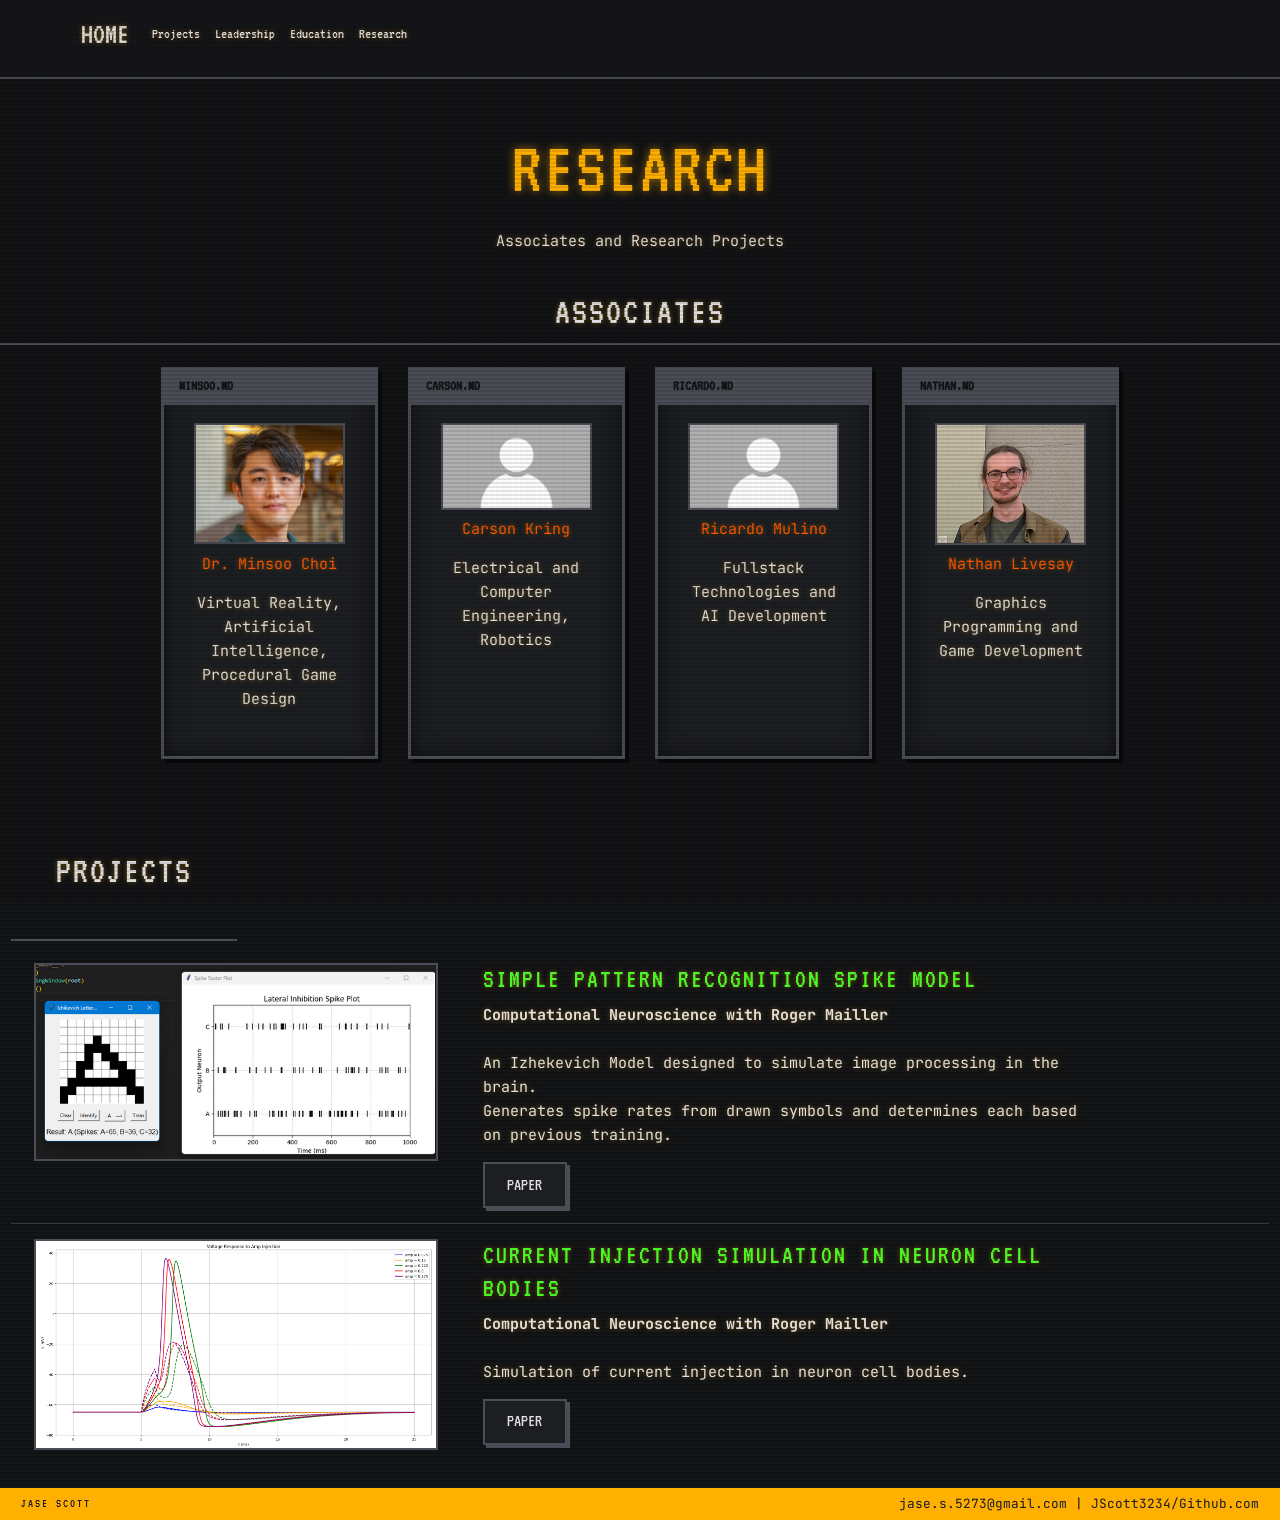
<file: pages/research.html>
<!DOCTYPE html>
<html lang="en">

<head>
    <meta charset="utf-8" />
    <meta name="viewport" content="width=device-width, initial-scale=1.0" />
    <title>Research | Jase Scott</title>
    <link href="https://cdn.jsdelivr.net/npm/bootstrap@5.3.3/dist/css/bootstrap.min.css" rel="stylesheet"
        integrity="sha384-QWTKZyjpPEjISv5WaRU9OFeRpok6YctnYmDr5pNlyT2bRjXh0JMhjY6hW+ALEwIH" crossorigin="anonymous">
    <link rel="stylesheet" href="../css/halcyon.css" asp-append-version="true" />
    <script type="module" src="../pages/scripts/head.js"></script>
    <link rel="preconnect" href="https://fonts.googleapis.com">
    <link rel="preconnect" href="https://fonts.gstatic.com" crossorigin>
    <link href="https://fonts.googleapis.com/css2?family=JetBrains+Mono:wght@400;700&family=VT323&display=swap"
        rel="stylesheet">
</head>

<body>
    <div class="crt-overlay"></div>
    <header>
        <nav class="navbar navbar-expand-sm navbar-dark box-shadow pb-3 pt-2" style="background-color: var(--bg); border-bottom: 2px solid var(--border);">
            <div class="container">
                <a class="navbar-brand" href="../index.html" style="color: var(--mainText); font-family: 'VT323', monospace; font-size: 2rem; text-transform: uppercase;">Home</a>
            
                <button class="navbar-toggler" type="button" data-bs-toggle="collapse" data-bs-target="#navbarNav"
                    aria-controls="navbarNav" aria-expanded="false" aria-label="Toggle navigation">
                    <span class="navbar-toggler-icon"></span>
                </button>
            
                <div class="collapse navbar-collapse justify-content-between" id="navbarNav">
                    <ul class="navbar-nav flex-grow-1">
                        <li class="nav-item"><a class="nav-link" href="../pages/projects.html">Projects</a></li>
                        <li class="nav-item"><a class="nav-link" href="../pages/leadership.html">Leadership</a></li>
                        <li class="nav-item"><a class="nav-link" href="../pages/education.html">Education</a></li>
                        <li class="nav-item"><a class="nav-link" href="../pages/research.html">Research</a></li>
                    </ul>
                </div>
            </div>
        </nav>
    </header>
    <div class="container-fluid p-0 overflow-x-hidden">
        <main role="main" class="pb-0">

            <div class="row text-center pb-4">
                <h1>Research</h1>
                <p style="color: var(--purple)">Associates and Research Projects</p>
            </div>
            <div class="row text-center pb-4 justify-content-center">
                <h2>Associates</h2>
                <div class="col-10 col-md-2 editor-container mx-md-3 mb-4" data-tab="minsoo.md">
                    <img src="../images/minsoo.png" alt="Minsoo Choi" class="img-fluid personalImage mb-2">
                    <p><a href="https://mins-verse.github.io/" target="_blank">Dr. Minsoo Choi</a></p>
                    <p>Virtual Reality, Artificial Intelligence, Procedural Game Design</p>
                </div>
                <div class="col-10 col-md-2 editor-container mx-md-3 mb-4" data-tab="carson.md">
                    <img src="../images/placeholder.png" alt="Carson Kring" class="img-fluid personalImage mb-2">
                    <p><a href="" target="_blank">Carson Kring</a></p>
                    <p>Electrical and Computer Engineering, Robotics</p>
                </div>
                <div class="col-10 col-md-2 editor-container mx-md-3 mb-4" data-tab="ricardo.md">
                    <img src="../images/placeholder.png" alt="Ricardo Mulino" class="img-fluid personalImage mb-2">
                    <p><a href="" target="_blank">Ricardo Mulino</a></p>
                    <p>Fullstack Technologies and AI Development</p>
                </div>
                <div class="col-10 col-md-2 editor-container mx-md-3 mb-4" data-tab="nathan.md">
                    <img src="../images/nathanopt2.png" alt="Nathan Livesay" class="img-fluid personalImage mb-2">
                    <p><a href="" target="_blank">Nathan Livesay</a></p>
                    <p>Graphics Programming and Game Development</p>
                </div>
            </div>
            <div class="container-fluid text-center text-md-start">
                <h2 class="p-5">Projects</h2>
                <div class="row research">
                    <div class="col-10 col-md-4 mx-4">
                        <img src="../images/symbolRecog2.png" alt="Spike Graph and Drawing Grid" class="img-fluid img personalImage">
                    </div>
                    <div class="col-10 col-md-6">
                        <h3>Simple Pattern Recognition Spike Model</h3>
                        <p><strong>Computational Neuroscience with Roger Mailler</strong> </br></br>
                             An Izhekevich Model designed to simulate image processing in the brain. </br>
                             Generates spike rates from drawn symbols and determines each based on previous training.</p>
                             <a href="https://docs.google.com/document/d/1vPiJ3LGC5OhegdGSLsNea530lUCqOHK7nZwcEeITzN0/edit?usp=sharing" target="_blank" class="btn btn-primary mt-auto">Paper</a>
                    </div>
                </div>
                <hr style="color:var(--secondaryText)">

                <div class="row research">
                    <div class="col-10 col-md-4 mx-4">
                        <img src="../images/currInj.png" alt="Current Injection Simulation in Neuron Cell Bodies" class="img-fluid img personalImage">
                    </div>
                    <div class="col-10 col-md-6">
                        <h3>Current Injection Simulation in Neuron Cell Bodies</h3>
                        <p><strong>Computational Neuroscience with Roger Mailler</strong> </br></br>
                             Simulation of current injection in neuron cell bodies.</p>
                             <a href="https://docs.google.com/document/d/1VdPrlHymnpRM-p_JiJwo_x78NNsDCgpie9nUOHjTBso/edit?usp=sharing" target="_blank" class="btn btn-primary mt-auto">Paper</a>
                    </div>
                </div>
            </div>
            
        </main>
    </div>

    <footer id="footer"></footer>
    <script src="https://cdn.jsdelivr.net/npm/bootstrap@5.3.3/dist/js/bootstrap.bundle.min.js"
        integrity="sha384-YvpcrYf0tY3lHB60NNkmXc5s9fDVZLESaAA55NDzOxhy9GkcIdslK1eN7N6jIeHz" crossorigin="anonymous"></script>
</body>

</html>
</file>
<file: css/halcyon.css>
@import url('https://fonts.googleapis.com/css2?family=JetBrains+Mono:wght@400;500;700&display=swap');


:root {
    /* Cassette Futurism Palette - Neutral Base with Retro Accents */
    --bg: #141517;
    /* Dark hardware casing */
    --card: #1c1e21;
    /* Slightly lighter panel */
    --border: #4a4d55;
    /* Neutral chunky border */
    --mainText: #e0e0e0;
    /* Off-white for readability and neutral image pairing */
    --secondaryText: #9ca3af;

    /* Retro Terminal Accents */
    --blue: #2679f6;
    --rust: #d27d2d;
    --amber: #ffb000;
    --green: #4af626;
    --bloodorange: #ff5500;

    /* Accents */
    --red: #d32f2f;
    --lightRed: #ef5350;
    --lightBlue: #4af626;
    --darkBlue: #2e7d32;
    --lightOrange: #ff9800;
    --darkOrange: #e65100;

    --glow: 0 0 5px rgba(255, 176, 0, 0.4);
}

html,
body {
    background-color: var(--bg);
    color: var(--mainText);
    font-family: 'JetBrains Mono', monospace;
    font-size: 15px;
    text-shadow: var(--glow);
    /* CRT subtle noise background */
    background-image: repeating-linear-gradient(0deg,
            transparent,
            transparent 2px,
            rgba(0, 0, 0, 0.2) 2px,
            rgba(0, 0, 0, 0.2) 4px);
}

.crt-overlay {
    position: fixed;
    top: 0;
    left: 0;
    width: 100vw;
    height: 100vh;
    background: linear-gradient(rgba(18, 16, 16, 0) 50%, rgba(0, 0, 0, 0.15) 50%), linear-gradient(90deg, rgba(255, 0, 0, 0.03), rgba(0, 255, 0, 0.01), rgba(0, 0, 255, 0.03));
    background-size: 100% 4px, 6px 100%;
    z-index: 9999;
    pointer-events: none;
    opacity: 0.7;
}

h1,
h2,
h3,
h4,
h5,
h6 {
    font-family: 'VT323', monospace;
    font-weight: 400;
    text-transform: uppercase;
    letter-spacing: 2px;
}

h1 {
    font-size: 5rem;
    color: var(--amber);
    padding-top: 3rem;
    margin-bottom: 1rem;
    text-shadow: 0 0 10px rgba(255, 176, 0, 0.6);
}

@media (max-width: 768px) {
    h1 {
        font-size: 3rem;
    }
}

h2 {
    font-size: 2.5rem;
    color: var(--mainText);
    margin-bottom: 1.5rem;
    border-bottom: 2px solid var(--border);
    display: inline-block;
    padding-bottom: 0.5rem;
}

h3 {
    font-size: 1.8rem;
    color: var(--green);
}

p {
    color: var(--mainText);
    line-height: 1.6;
}

a {
    color: var(--bloodorange);
    text-decoration: none;
    transition: color 0.2s;
}

a:hover {
    color: var(--amber);
    text-decoration: underline;
}

/* Navbar (Workbench Top) */
.navbar {
    background-color: var(--bg) !important;
    border-bottom: 1px solid var(--border);
}

.navbar-brand,
.nav-link {
    color: var(--mainText) !important;
    font-family: 'VT323'
}

.nav-link:hover {
    color: var(--bloodorange) !important;
}

/* Mobile dropdown panel */
@media (max-width: 575px) {
    .navbar-collapse {
        background-color: var(--card);
        border-top: 1px solid var(--border);
        padding: 0.5rem 1rem;
        border-radius: 0 0 6px 6px;
    }
}

/* Editor Container - made to look like a tab window */
.editor-container {
    background-color: var(--card);
    border: 3px solid var(--border);
    border-radius: 0;
    position: relative;
    padding: 3.5rem 2rem 2rem 2rem;
    box-shadow: inset 0 0 20px rgba(0, 0, 0, 0.5), 4px 4px 0 rgba(0, 0, 0, 0.5);
    margin-bottom: 2rem;
    transition: transform 0.2s ease, box-shadow 0.2s ease;
}

.hover-container:hover {
    transform: translate(-2px, -2px);
    box-shadow: inset 0 0 20px rgba(0, 0, 0, 0.5), 6px 6px 0 rgba(255, 176, 0, 0.4);
    /* Amber hover shadow */
}

.editor-container::before {
    content: attr(data-tab);
    position: absolute;
    top: 0;
    left: 0;
    right: 0;
    height: 35px;
    background-color: var(--border);
    border-bottom: 3px solid var(--border);
    border-radius: 0;
    display: flex;
    align-items: center;
    padding-left: 15px;
    color: var(--bg);
    font-size: 1rem;
    font-weight: bold;
    font-family: 'VT323', monospace;
    text-transform: uppercase;
    text-shadow: none;
}

/* Index Page */
.banner {
    text-align: center;
    padding: 2rem 1rem;
}

.contactInfo {
    color: var(--secondaryText);
    margin-bottom: 2rem;
}

.contactInfo a {
    color: var(--green);
}

.personalImage {
    border-radius: 0;
    border: 2px solid var(--border);
    max-width: 100%;
    height: auto;
    /* Removed the heavy sepia filter so images look natural */
}

/* Work Experience */
.workCard {
    display: flex;
    flex-direction: column;
}

.workCard h4 {
    color: var(--secondaryText);
    font-size: 1rem;
    margin-bottom: 0.5rem;
}

.workCard h5 {
    color: var(--green);
    font-size: 0.9rem;
    margin-bottom: 1.5rem;
}

/* Buttons */
button,
.btn-dark,
.btn-primary {
    background-color: var(--card);
    color: var(--mainText);
    font-family: 'VT323', monospace;
    font-size: 1.2rem;
    text-transform: uppercase;
    border: 2px solid var(--border);
    border-radius: 0;
    padding: 0.5rem 1.5rem;
    cursor: pointer;
    box-shadow: 3px 3px 0 var(--border);
    transition: all 0.1s;
    text-shadow: none;
}

button:hover,
.btn-dark:hover,
.btn-primary:hover {
    background-color: var(--amber);
    /* Amber accent on hover */
    color: var(--bg);
    border-color: var(--amber);
    box-shadow: 1px 1px 0 var(--amber);
    transform: translate(2px, 2px);
}

/* Marquees (feels weird to call them tickers) */
.skills {
    width: 100%;
    overflow: hidden;
    padding: 2rem 0;
}

.languagesTicker,
.skillsTicker,
.toolsTicker {
    display: flex;
    white-space: nowrap;
    margin-bottom: 0.5rem;
}

.languagesTicker {
    animation: ticker 45s linear infinite;
}

.skillsTicker {
    animation: ticker2 45s linear infinite;
}

.toolsTicker {
    animation: ticker 45s linear infinite;
}

.tickerItem {
    display: inline-block;
    margin: 0 0.25rem;
    padding: 0.25rem 1rem;
    background: var(--bg);
    border: 2px solid var(--green);
    border-radius: 0;
    color: var(--green);
    font-family: 'VT323', monospace;
    font-size: 1.2rem;
    text-transform: uppercase;
    box-shadow: 2px 2px 0 rgba(74, 246, 38, 0.3);
}

@keyframes ticker {
    0% {
        transform: translate3d(0, 0, 0);
    }

    100% {
        transform: translate3d(-100%, 0, 0);
    }
}

@keyframes ticker2 {
    0% {
        transform: translate3d(-100%, 0, 0);
    }

    100% {
        transform: translate3d(0, 0, 0);
    }
}

/* Projects Page Elements */
.projContainer {
    background-color: var(--card);
    border: 1px solid var(--border);
    overflow: hidden;
    transition: box-shadow 0.2s ease;
}

.projContainer:hover {
    /*transform: translateY(-4px);*/
    box-shadow: 0 0px 15px var(--amber);
    border: 1px solid var(--rust);
}

.projContainer .card-body {
    padding: 1.5rem;
    background-color: var(--card);
}

.projContainer .card-title {
    color: var(--green);
    font-weight: bold;
    margin-bottom: 1rem;
}

.projContainer .card-text {
    color: var(--mainText);
    font-size: 0.9rem;
}

.projContainer .card-subtitle {
    color: var(--amber);
}

.bloodorange {
    color: var(--bloodorange);
}

/* Footer */
.footer {
    background-color: var(--amber);
    color: #171c28;
    text-align: center;
    padding: 0.4rem;
    margin-top: 2.5rem;
    font-size: 0.85rem;
    position: relative;
    /*Figure out how to fix this only when the bottom of page comes into view*/
    bottom: 0;
    left: 0;
    width: 100%;
    z-index: 1000;
    display: flex;
    justify-content: space-between;
    align-items: center;
}

.footer h3 {
    font-size: 0.85rem;
    margin: 0 0 0 1rem;
    color: #171c28;
}

.footer .contactInfo {
    margin: 0 1rem 0 0;
}

.footer p,
.footer a {
    color: #171c28;
    margin: 0;
}

.footer a:hover {
    color: var(--rust);
    text-decoration: none;
}

/* Leadership Custom Sections */
.thunderContainer {
    border: 1px solid var(--blue) !important;
    box-shadow: 0 4px 20px rgba(79, 68, 239, 0.15) !important;
    /* Mimicking the club site's bkgd pattern*/
    background-image: url("../images/arena.png");
    background-size: fit-content;
}

.thunderContainer::before {
    border-bottom: 1px solid var(--blue) !important;
}

.thunderTitle a {
    color: var(--green) !important;
}

.thunderBody {
    background-color: var(--card);
    border: 3px solid var(--darkOrange);
    border-radius: 6px;
}

.thunderAccent {
    color: var(--bloodorange) !important;
    font-size: 0.9rem;
    margin-bottom: 1.5rem;
}

.vgdcContainer {
    border: 1px solid var(--red) !important;
    box-shadow: 0 4px 20px rgba(239, 68, 68, 0.15) !important;
    /* Mimicking the club site's bkgd pattern*/
    background-image: radial-gradient(var(--border) 2px, transparent 2px);
    background-size: 5px 5px;
}

.vgdcContainer::before {
    border-bottom: 1px solid var(--red) !important;
}

.vgdcTitle a {
    color: var(--red) !important;
}

.vgdcBody {
    background-color: var(--card);
    border: 3px solid var(--red);
    border-radius: 6px;
}

.vgdcAccent {
    color: var(--bloodorange) !important;
    font-size: 0.9rem;
    margin-bottom: 1.5rem;
}

.hackokContainer {
    border: 1px solid var(--bloodorange) !important;
    box-shadow: 0 4px 20px rgba(249, 115, 22, 0.15) !important;
    background-image: url("../images/pcb.jpg");
    background-size: cover;
    background-color: gray;
}

.hackokContainer::before {
    border-bottom: 1px solid var(--bloodorange) !important;
}

.hackokTitle a {
    color: var(--lightOrange) !important;
}

.hackokBody {
    background-color: var(--card);
    border: 3px solid var(--darkOrange);
    border-radius: 6px;
}

.hackokAccent {
    color: var(--darkOrange) !important;
    font-size: 0.9rem;
    margin-bottom: 1.5rem;
}

.acmContainer {
    border: 1px solid var(--blue) !important;
    box-shadow: 0 4px 20px rgba(59, 130, 246, 0.15) !important;
    background-image: url("../images/ide.png");
    background-size: cover;
}

.acmContainer::before {
    border-bottom: 1px solid var(--blue) !important;
}

.acmTitle a {
    color: var(--green) !important;
}

.acmBody {
    background-color: var(--card);
    border: 3px solid var(--blue);
    border-radius: 6px;
}

.acmAccent {
    color: var(--bloodorange) !important;
    font-size: 0.9rem;
    margin-bottom: 1.5rem;
}

/* Timeline Youtube tutorial by GreatStack along with template review on Bootstrap 5 Site */

.timeline {
    position: relative;
    max-width: 1200px;
    margin: 100px auto;
    display: grid;
    grid-template-columns: 1fr 1fr;
    align-items: start;
}

@keyframes moveline {
    0% {
        height: 0%;
    }

    100% {
        height: 100%
    }
}

@keyframes drop {
    0% {
        opacity: 0;
        transform: translateY(-30px);
    }

    100% {
        opacity: 1;
        transform: translate(0px);
    }
}

.timelineContainer {
    width: 100%;
    position: relative;
    animation: drop 1s linear forwards;
    opacity: 0;
    z-index: 2;
}

.timelineContainer:nth-child(1) {
    animation-delay: 0s;
}

.timelineContainer:nth-child(2) {
    animation-delay: 0.5s;
}

.timelineContainer:nth-child(3) {
    animation-delay: 1.5s;
}

.timelineContainer:nth-child(4) {
    animation-delay: 1.7s;
}

.timelineContainer:nth-child(5) {
    animation-delay: 3s;
}

.timelineContainer:nth-child(6) {
    animation-delay: 3.2s;
}

.left {
    left: 0;
}

.right {
    left: 0;
}

/* Drawing the Line */
.timeline::after {
    content: "";
    position: absolute;
    width: 6px;
    background-color: #939597;
    top: 0;
    bottom: 0;
    left: 50%;
    margin-left: -3px;
    animation: moveline 5s linear forwards;
    z-index: 1;
}

/* Container around content */
.timelineContainer {
    position: relative;
    background-color: inherit;
    width: 100%;
}

/* The circles on the timeline */
.timelineContainer::after {
    content: "";
    position: absolute;
    width: 25px;
    height: 25px;
    right: -13px;
    background-color: #939597;
    border: 5px solid #f5df4d;
    top: 15px;
    border-radius: 50%;
    z-index: 2;
}

.left {
    padding: 0px 40px 20px 0px;
    left: 0;
}

.right {
    padding: 0px 0px 20px 40px;
    left: 0;
    margin-top: 50px;
}

/* arrows to the left container (pointing right) */
.left::before {
    content: " ";
    position: absolute;
    top: 18px;
    z-index: 1;
    right: 30px;
    border: medium solid white;
    border-width: 10px 0 10px 10px;
    border-color: transparent transparent transparent white;
}

/* arrows to the right container (pointing left) */
.right::before {
    content: " ";
    position: absolute;
    top: 18px;
    z-index: 1;
    left: 30px;
    border: medium solid white;
    border-width: 10px 10px 10px 0;
    border-color: transparent white transparent transparent;
}

/* Fix the circle for containers on the right side */
.right::after {
    left: -12px;
}

/* Responsive timeline adjustments for screens less than 600px wide */
@media screen and (max-width: 600px) {

    /* Place the timelime to the left */
    .timeline {
        display: block;
    }

    .timeline::after {
        left: 31px;
    }

    /* Full-width containers */
    .timelineContainer {
        width: 100%;
        padding-left: 70px;
        padding-right: 25px;
    }

    /* all arrows are pointing leftwards */
    .timelineContainer::before {
        left: 60px;
        border: medium solid white;
        border-width: 10px 10px 10px 0;
        border-color: transparent white transparent transparent;
    }

    /* Make sure all circles are at the same spot */
    .left::after,
    .right::after {
        left: 18px;
    }

    .left::before {
        right: auto;
    }

    /* Make all right containers behave like the left ones */
    .right {
        left: 0%;
        margin-top: 0;
    }
}

/*#23e64a  - love this color*/

.proj-carousel-hidden {
    display: none !important;
}

.proj-carousel {
    position: relative;
    width: 100%;
    padding: 0 1rem;
    box-sizing: border-box;
}

.proj-carousel-track {
    display: flex;
    gap: 1.25rem;
    overflow-x: auto;
    scroll-behavior: smooth;
    scroll-snap-type: x mandatory;
    scrollbar-width: thin;
    /* Firefox */
    scrollbar-color: var(--border) var(--bg);
    /* Firefox */
    padding: 1rem 0 2rem 0;
    cursor: grab;
}

.proj-carousel-track.active {
    cursor: grabbing;
    user-select: none;
}

.proj-carousel-track::-webkit-scrollbar {
    height: 6px;
    /* Chrome/Safari */
}

.proj-carousel-track::-webkit-scrollbar-track {
    background: var(--bg);
    border-radius: 4px;
}

.proj-carousel-track::-webkit-scrollbar-thumb {
    background: var(--border);
    border-radius: 4px;
}

.proj-carousel-track::-webkit-scrollbar-thumb:hover {
    background: var(--secondaryText);
}

/* Card wrapper fills grid cell */
.proj-card-wrapper {
    /* Width allows 4 cards plus a 'peek' of the next */
    flex: 0 0 calc(92% / 4);
    scroll-snap-align: start;
    display: flex;
    flex-direction: column;
}

/* 2 cols on tablet, 1 on mobile */
@media (max-width: 900px) {
    .proj-card-wrapper {
        flex: 0 0 calc(90% / 2);
    }

    .proj-carousel {
        padding: 0 1rem;
    }
}

@media (max-width: 576px) {
    .proj-card-wrapper {
        flex: 0 0 85%;
    }

    .proj-carousel {
        padding: 0 1rem;
    }
}

@media screen and (max-width: 770px) {

    .research {
        justify-content: center;
        align-items: center;
    }

    .img {
        margin-bottom: 3rem;
    }
}
</file>
<file: site.css>
@import url('https://fonts.googleapis.com/css2?family=JetBrains+Mono:wght@400;500;700&display=swap');

/* Color Palette - Halcyon Theme */
:root {
    --workbench-bg: #171c28;
    --editor-bg: #1d2433;
    --border-color: #2f3b54;
    --text-active: #d7dce2;
    --text-subtle: #a2aabc;
    
    --syntax-cyan: #5ccfe6;
    --syntax-purple: #c3a6ff;
    --syntax-yellow: #ffd580;
    --syntax-green: #bae67e;
    --syntax-orange: #ffae57;
}

html, body {
    background-color: var(--workbench-bg);
    color: var(--text-subtle);
    font-family: 'JetBrains Mono', monospace;
    font-size: 15px; 
    padding-bottom: 2.5rem; /* Space for the status bar footer */
}

h1, h2, h3, h4, h5, h6 {
    font-weight: 700;
}

h1 {
    font-size: 4rem;
    color: var(--syntax-cyan);
    padding-top: 3rem;
    margin-bottom: 1rem;
}
@media (max-width: 768px) {
    h1 {
        font-size: 2.5rem;
    }
}

h2 {
    font-size: 1.8rem;
    color: var(--syntax-purple);
    margin-bottom: 1.5rem;
}

h3 {
    font-size: 1.3rem;
    color: var(--syntax-yellow);
}

p {
    color: var(--text-active);
    line-height: 1.6;
}

a {
    color: var(--syntax-orange);
    text-decoration: none;
    transition: color 0.2s;
}

a:hover {
    color: var(--syntax-yellow);
    text-decoration: underline;
}

/* Navbar (Workbench Top) */
.navbar {
    background-color: var(--workbench-bg) !important;
    border-bottom: 1px solid var(--border-color);
}
.navbar-brand, .nav-link {
    color: var(--text-active) !important;
}
.nav-link:hover {
    color: var(--syntax-cyan) !important;
}

/* Editor Container (IDE Tab Window) */
.editor-container {
    background-color: var(--editor-bg);
    border: 1px solid var(--border-color);
    border-radius: 6px;
    position: relative;
    padding: 3.5rem 2rem 2rem 2rem; /* Extra top padding for the tab bar */
    box-shadow: 0 4px 20px rgba(0,0,0,0.3);
    margin-bottom: 2rem;
}

.editor-container::before {
    content: attr(data-tab);
    position: absolute;
    top: 0; 
    left: 0; 
    right: 0;
    height: 35px;
    background-color: var(--workbench-bg);
    border-bottom: 1px solid var(--border-color);
    border-radius: 5px 5px 0 0;
    display: flex;
    align-items: center;
    padding-left: 15px;
    color: var(--text-subtle);
    font-size: 0.85rem;
    font-family: 'JetBrains Mono', monospace;
}

/* Specific Section Tweaks */
.banner {
    text-align: center;
    padding: 2rem 1rem;
}
.contactInfo {
    color: var(--text-subtle);
    margin-bottom: 2rem;
}
.contactInfo a {
    color: var(--syntax-cyan);
}

.personalImage {
    border-radius: 4px;
    border: 1px solid var(--border-color);
    max-width: 100%;
    height: auto;
}

/* Work Experience */
.workCard {
    margin: 1rem;
    display: flex;
    flex-direction: column;
}
.workCard h4 {
    color: var(--text-subtle);
    font-size: 1rem;
    margin-bottom: 0.5rem;
}
.workCard h5 {
    color: var(--syntax-green);
    font-size: 0.9rem;
    margin-bottom: 1.5rem;
}

/* Buttons (Terminal Commands) */
button, .btn-dark, .btn-primary {
    background-color: var(--border-color);
    color: var(--text-active);
    font-family: 'JetBrains Mono', monospace;
    border: 1px solid var(--border-color);
    border-radius: 4px;
    padding: 0.75rem 1.5rem;
    transition: all 0.2s;
    cursor: pointer;
}

button:hover, .btn-dark:hover, .btn-primary:hover {
    background-color: var(--syntax-cyan);
    color: #1d2433;
    border-color: var(--syntax-cyan);
}

/* Tickers */
.skills {
    width: 100%;
    overflow: hidden;
    padding: 2rem 0;
}
.languagesTicker, .skillsTicker, .toolsTicker {
    display: flex;
    white-space: nowrap;
    margin-bottom: 1rem;
}
.languagesTicker { animation: ticker 45s linear infinite; }
.skillsTicker { animation: ticker2 45s linear infinite; }
.toolsTicker { animation: ticker 45s linear infinite; }

.tickerItem {
    display: inline-block;
    margin: 0 0.5rem;
    padding: 0.5rem 1.2rem;
    background: var(--editor-bg);
    border: 1px solid var(--border-color);
    border-radius: 4px;
    color: var(--syntax-green);
    font-size: 0.9rem;
}

@keyframes ticker {
    0% { transform: translate3d(0, 0, 0); }
    100% { transform: translate3d(-100%, 0, 0); }
}
@keyframes ticker2 {
    0% { transform: translate3d(-100%, 0, 0); }
    100% { transform: translate3d(0, 0, 0); }
}

/* Projects Page Elements */
.projContainer {
    background-color: var(--editor-bg);
    border: 1px solid var(--border-color);
    border-radius: 6px;
    overflow: hidden;
    transition: transform 0.2s ease, box-shadow 0.2s ease;
}

.projContainer:hover {
    transform: translateY(-4px);
    box-shadow: 0 8px 25px rgba(0,0,0,0.4);
    border-color: var(--syntax-cyan);
}

.projContainer .card-body {
    padding: 1.5rem;
    background-color: var(--editor-bg);
}
.projContainer .card-title {
    color: var(--syntax-cyan);
    font-weight: bold;
    margin-bottom: 1rem;
}
.projContainer .card-text {
    color: var(--text-active);
    font-size: 0.9rem;
}

/* Footer (Status Bar) */
.footer {
    background-color: var(--syntax-purple);
    color: #171c28;
    text-align: center;
    padding: 0.4rem;
    font-size: 0.85rem;
    position: fixed;
    bottom: 0;
    left: 0;
    width: 100%;
    z-index: 1000;
    display: flex;
    justify-content: space-between;
    align-items: center;
}
.footer h3 {
    font-size: 0.85rem;
    margin: 0 0 0 1rem;
    color: #171c28;
}
.footer .contactInfo {
    margin: 0 1rem 0 0;
}
.footer p, .footer a {
    color: #171c28;
    margin: 0;
}
.footer a:hover {
    color: #fff;
    text-decoration: none;
}
</file>
